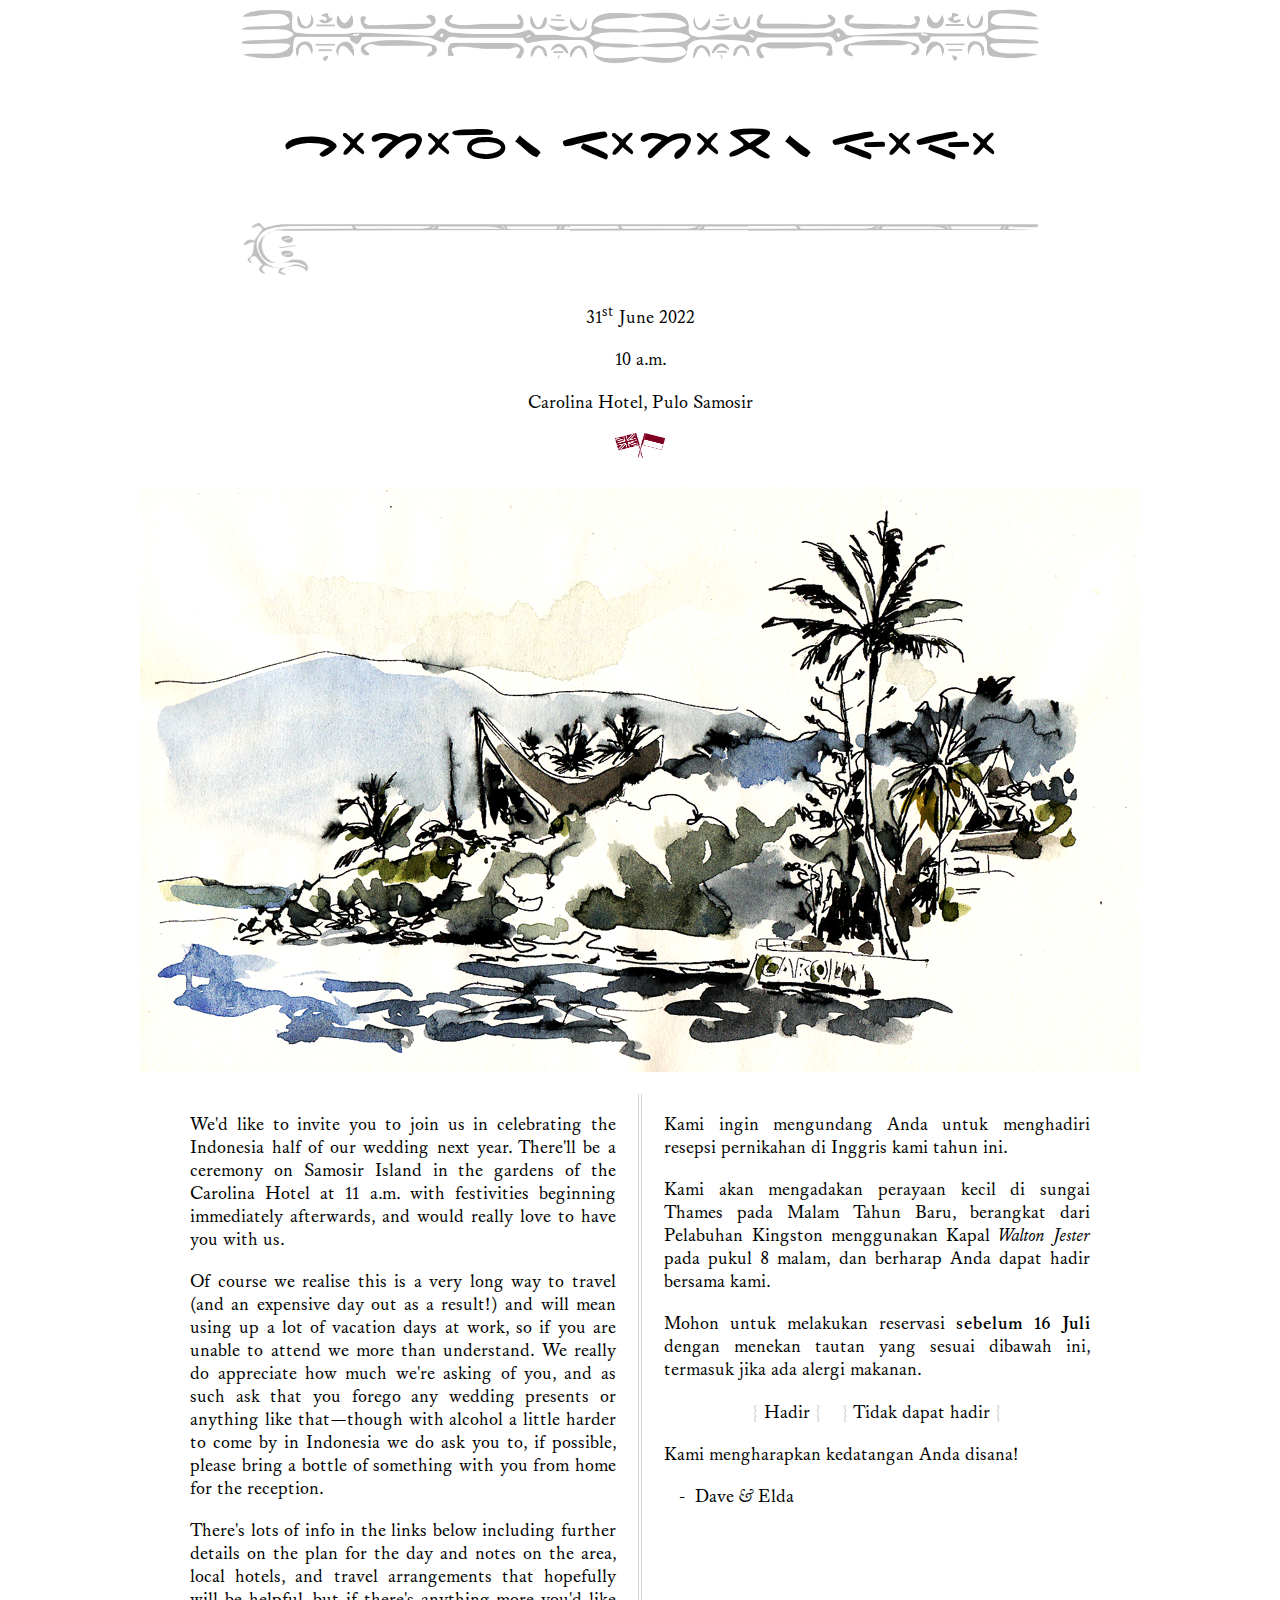
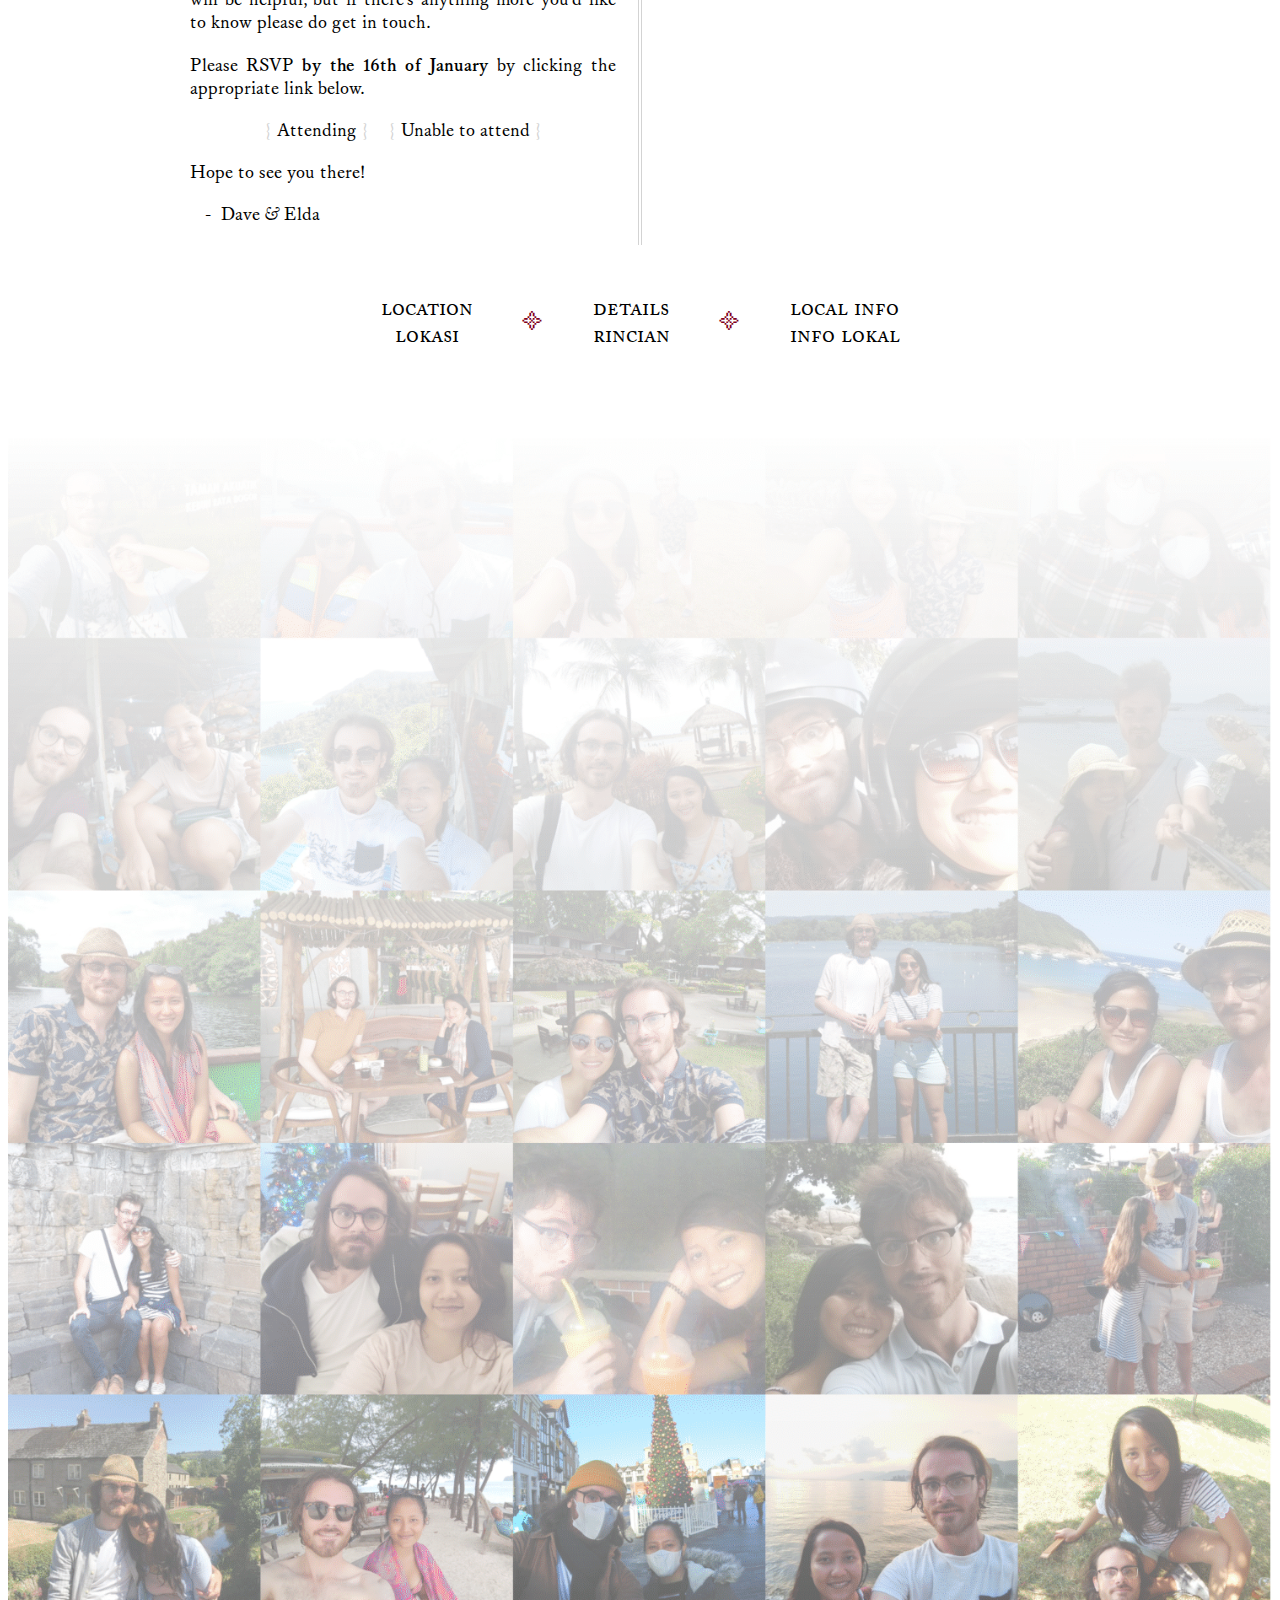
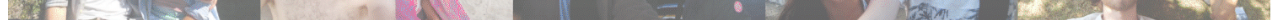
<file: index.html>
<!doctype html>

<html lang="en">
<head>
  <meta charset="utf-8">

  <title>Dave & Elda's Wedding</title>
  <meta name="description" content="Dave & Elda's Wedding">
  <meta name="Dave Yeeles" content="Dave Yeeles">

  <link rel="shortcut icon" href="favicon.png" />
  <link rel="stylesheet" href="style.css">

</head>

<body>

<img id="bindu-top" src="bindu-top.png">
<h1 id="heading">ᯎᯬᯂᯬᯉ᯲ ᯑᯬᯂᯬᯖ᯲ ᯐᯬᯐᯬ</h1>
<!--<p id="heading-translate">gokhon dohot jou-jou</p>-->
<img id="bindu-bottom" src="bindu-bottom.png">

<div class="datetime">
	<p>31<sup>st</sup> June 2022</p>
	<p>10 a.m.</p>
	<p>Carolina Hotel, Pulo Samosir</p>
        <p><img style="width: 50px; height: 25px;" src="flags.png"></p>
	<!-- <p style="color: #800020;">᯼</p> -->
</div>

<div id="sketch-carolina"></div>

<table class="invite">
<tr>
<td class="invite-td" style="border-right: 1px solid #d3d3d3;">
<p>We'd like to invite you to join us in celebrating the Indonesia half of our wedding next year.  There'll be a ceremony on Samosir Island in the gardens of the Carolina Hotel at 11 a.m. with festivities beginning immediately afterwards, and would really love to have you with us.</p>
<p>Of course we realise this is a very long way to travel (and an expensive day out as a result!) and will mean using up a lot of vacation days at work, so if you are unable to attend we more than understand.  We really do appreciate how much we're asking of you, and as such ask that you forego any wedding presents or anything like that—though with alcohol a little harder to come by in Indonesia we do ask you to, if possible, please bring a bottle of something with you from home for the reception.</p>
<p>There's lots of info in the links below including further details on the plan for the day and notes on the area, local hotels, and travel arrangements that hopefully will be helpful, but if there's anything more you'd like to know please do get in touch.</p>
<p>Please RSVP <strong>by the 16th of January</strong> by clicking the appropriate link below.</p>
<div class="selector-text">
      { <a href="mailto:dave@yeel.es?subject=Wedding%20Reception:%20Yes&body=Yes%20I'll%20be%20able%20to%20attend!%0AName(s):%0ADietary%20requirements:">
        Attending
      </a> }
        &nbsp;&nbsp;
      { <a href="mailto:dave@yeel.es?subject=Wedding%20Reception:%20No&body=Sorry,%20I%20won't%20be%20able%20to%20make%20it.">
        Unable to attend
      </a> }
</div>
<p>Hope to see you there!</p>
<p>&#8197;&#8197;&#8197;-&#8197;&#8197;Dave <i>&</i> Elda</p>
</td>
<td class="invite-td" style="border-left: 1px solid #d3d3d3;">
<p>Kami ingin mengundang Anda untuk menghadiri resepsi pernikahan di Inggris kami tahun ini.</p>
<p>Kami akan mengadakan perayaan kecil di sungai Thames pada Malam Tahun Baru, berangkat dari Pelabuhan Kingston menggunakan Kapal <em>Walton Jester</em> pada pukul 8 malam, dan berharap Anda dapat hadir bersama kami.</p>
<p>Mohon untuk melakukan reservasi <strong>sebelum 16 Juli</strong> dengan menekan tautan yang sesuai dibawah ini, termasuk jika ada alergi makanan.</p>
<div class="selector-text">
      { <a href="mailto:dave@yeel.es?subject=Wedding%20Reception:%20Yes&body=Yes%20I'll%20be%20able%20to%20attend!%0AName(s):%0ADietary%20requirements:">
        Hadir
      </a> }
        &nbsp;&nbsp;
      { <a href="mailto:dave@yeel.es?subject=Wedding%20Reception:%20No&body=Sorry,%20I%20won't%20be%20able%20to%20make%20it.">
        Tidak dapat hadir
      </a> }
</div>
<p>Kami mengharapkan kedatangan Anda disana!</p>
<p>&#8197;&#8197;&#8197;-&#8197;&#8197;Dave <i>&</i> Elda</p>
</td>
</tr>
</table>

<div class="nav">
<table>
  <tr>
    <td>
      <a href="https://goo.gl/maps/G22W3Wxi65sfCLDg9">location<br>lokasi</a>
    </td>
    <td class="nav-sep">
      &#8197;&#8197;&#8197;&#8197;&#8197;&#8197;᯽&#8197;&#8197;&#8197;&#8197;&#8197;&#8197
    </td>
    <td>
      <!--<a href="details.html">details<br>rincian</a>-->
      <a href="details.html">details<br>rincian</a>
    </td>
    <td class="nav-sep">
      &#8197;&#8197;&#8197;&#8197;&#8197;&#8197;᯽&#8197;&#8197;&#8197;&#8197;&#8197;&#8197;
    </td>
    <td>
      <a href="local-info.html">local info<br>info lokal</a>
    </td>
  </tr>
</table>
</div>

<div id="spacer"></div>
<div id="collage"></div>

</body>
</html>
</file>
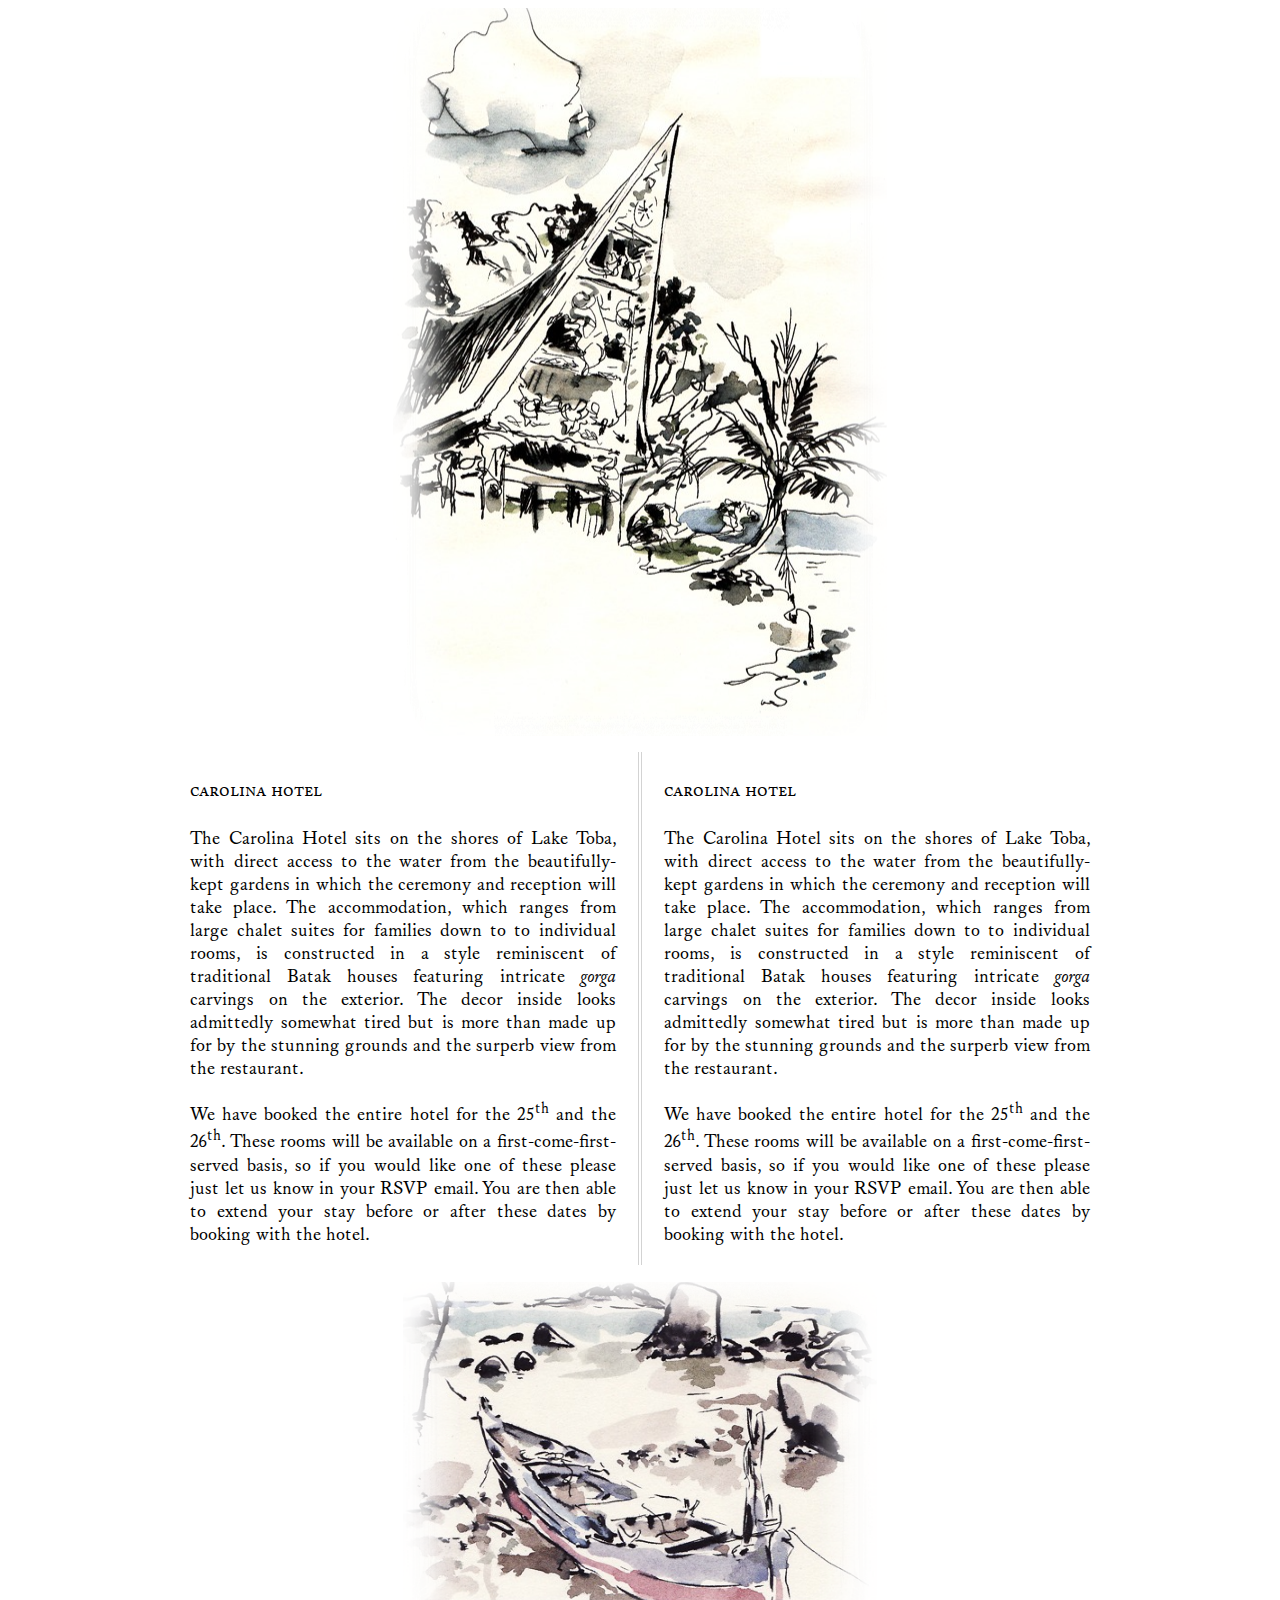
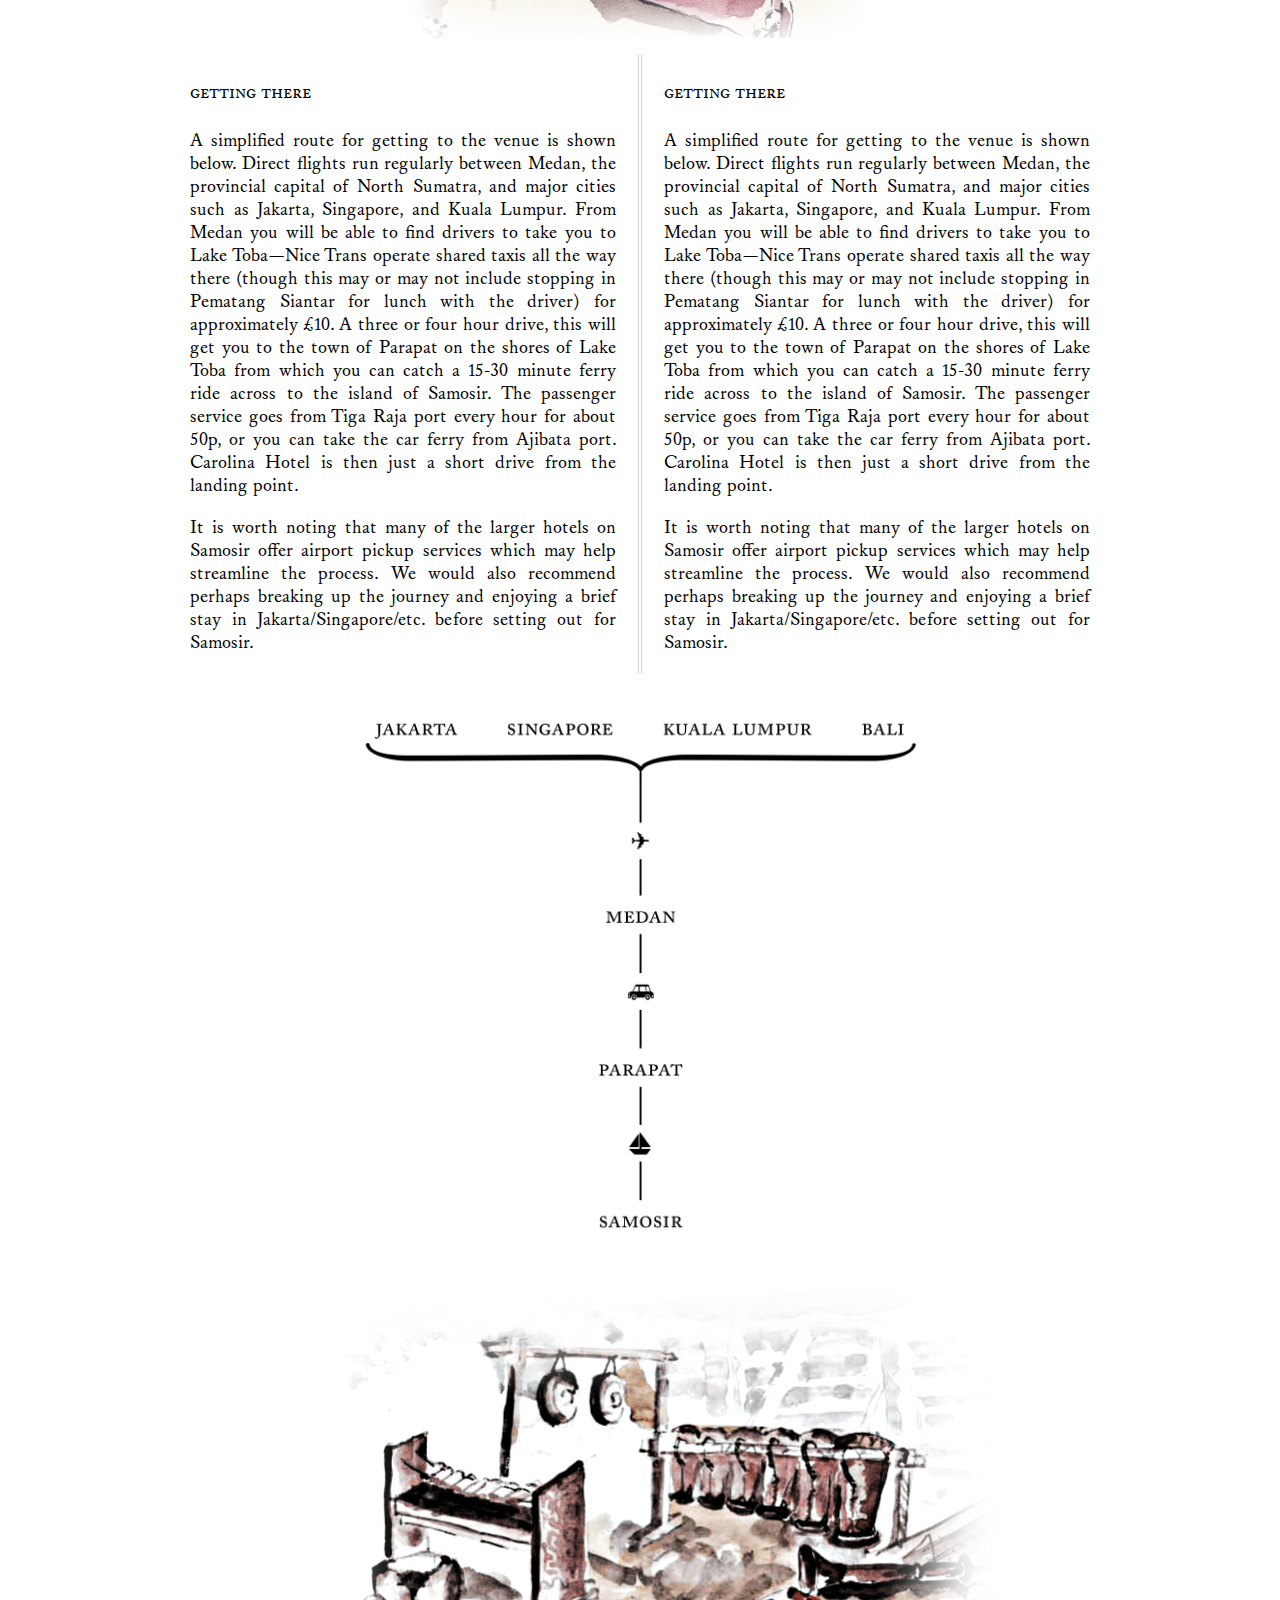
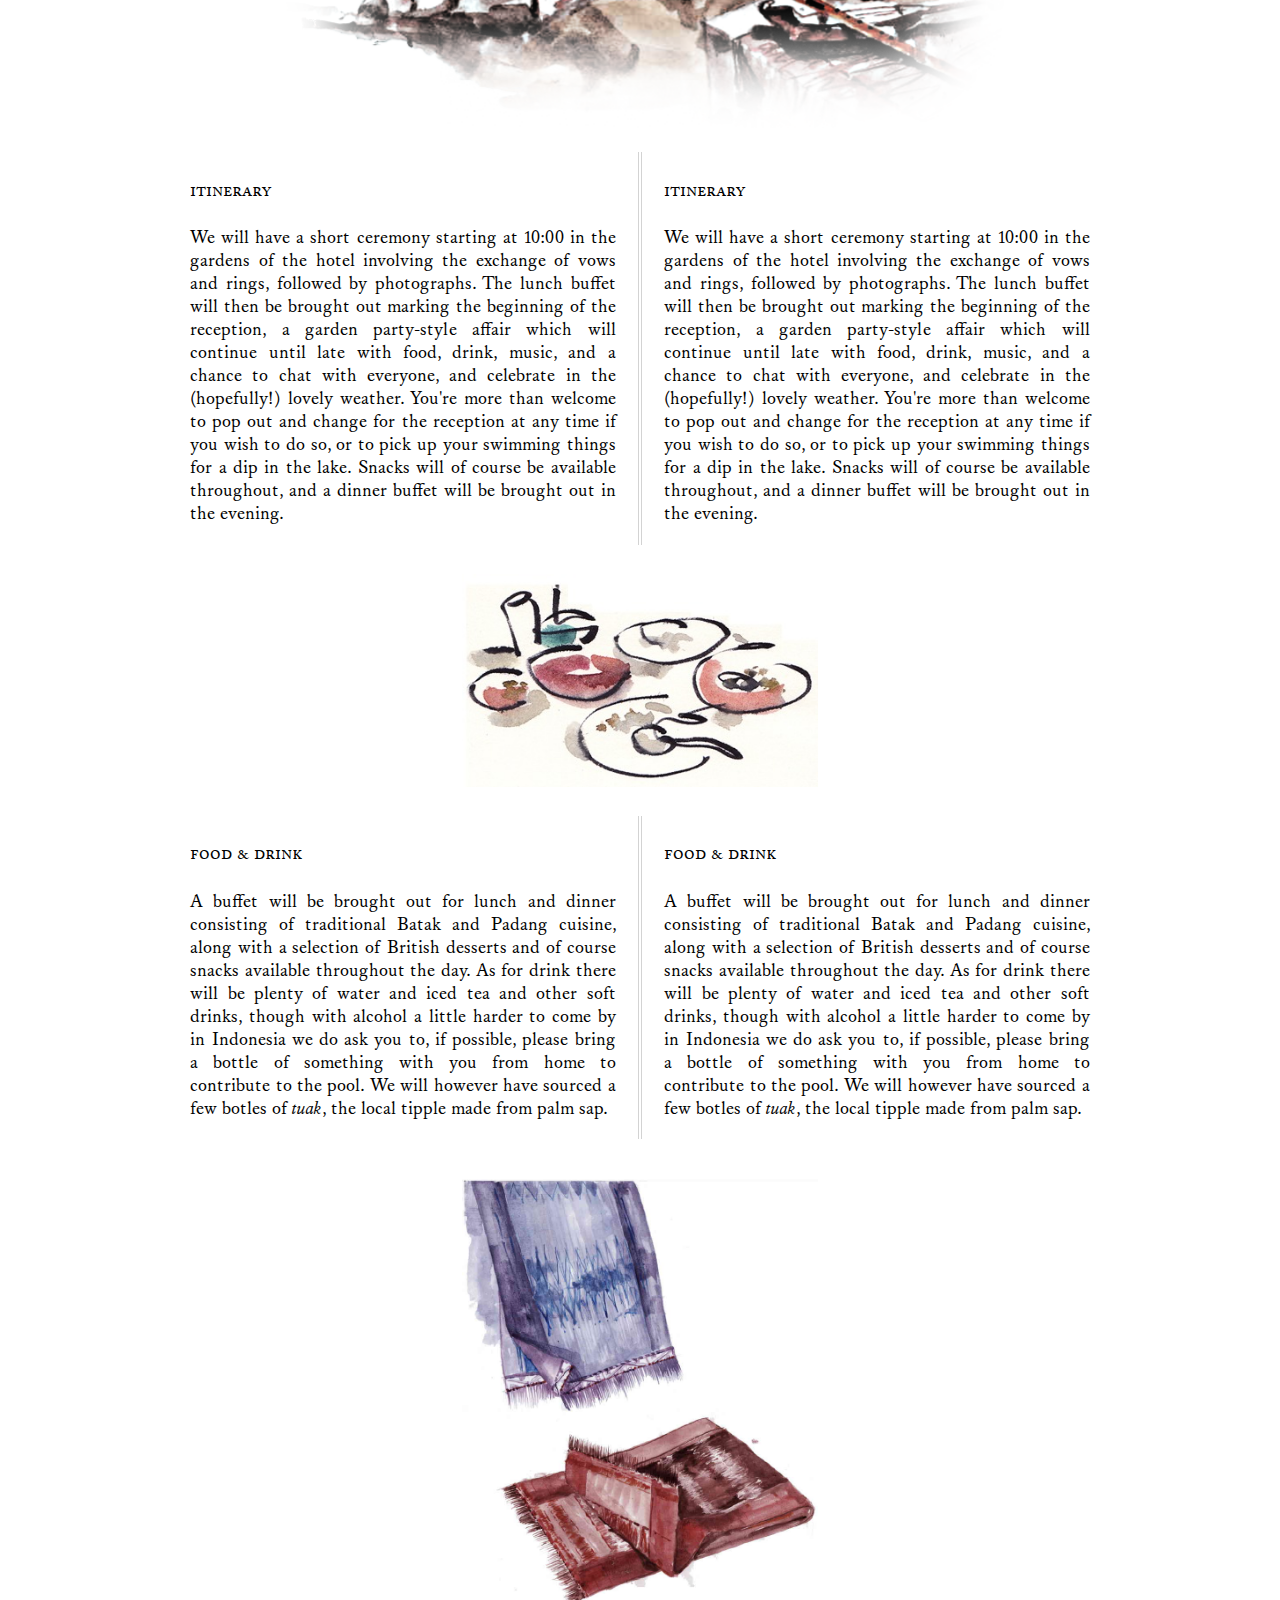
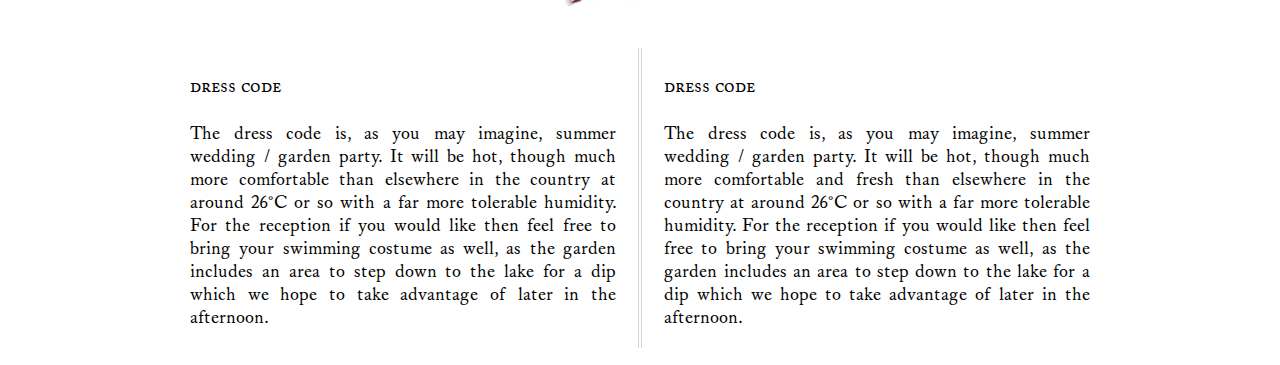
<file: details.html>
<!doctype html>

<html lang="en">
<head>
  <meta charset="utf-8">

  <title>Dave & Elda: Further Details</title>
  <meta name="description" content="Dave & Elda's Wedding Reception">
  <meta name="Dave Yeeles" content="Dave Yeeles">

  <link rel="shortcut icon" href="../favicon.png" />
  <link rel="stylesheet" href="./style.css">

</head>

<body>

<div id="sketch-gazebo"></div>

<table class="venue">
<tr>
<td style="border-right: 1px solid #d3d3d3;">
<h4>carolina hotel</h4>
<p>The Carolina Hotel sits on the shores of Lake Toba, with direct access to the water from the beautifully-kept gardens in which the ceremony and reception will take place.  The accommodation, which ranges from large chalet suites for families down to to individual rooms, is constructed in a style reminiscent of traditional Batak houses featuring intricate <i>gorga</i> carvings on the exterior. The decor inside looks admittedly somewhat tired but is more than made up for by the stunning grounds and the surperb view from the restaurant.</p>
<p>We have booked the entire hotel for the 25<sup>th</sup> and the 26<sup>th</sup>.  These rooms will be available on a first-come-first-served basis, so if you would like one of these please just let us know in your RSVP email.  You are then able to extend your stay before or after these dates by booking with the hotel.</p>
</td>
<td style="border-left: 1px solid #d3d3d3;">
<h4>carolina hotel</h4>
<p>The Carolina Hotel sits on the shores of Lake Toba, with direct access to the water from the beautifully-kept gardens in which the ceremony and reception will take place.  The accommodation, which ranges from large chalet suites for families down to to individual rooms, is constructed in a style reminiscent of traditional Batak houses featuring intricate <i>gorga</i> carvings on the exterior. The decor inside looks admittedly somewhat tired but is more than made up for by the stunning grounds and the surperb view from the restaurant.</p>
<p>We have booked the entire hotel for the 25<sup>th</sup> and the 26<sup>th</sup>.  These rooms will be available on a first-come-first-served basis, so if you would like one of these please just let us know in your RSVP email.  You are then able to extend your stay before or after these dates by booking with the hotel.</p>
</td>
</tr>
</table>






<div id="sketch-boat3"></div>

<table class="venue">
<tr>
<td style="border-right: 1px solid #d3d3d3;">
<h4>getting there</h4>
<p>A simplified route for getting to the venue is shown below.  Direct flights run regularly between Medan, the provincial capital of North Sumatra, and major cities such as Jakarta, Singapore, and Kuala Lumpur. From Medan you will be able to find  drivers to take you to Lake Toba—Nice Trans operate shared taxis all the way there (though this may or may not include stopping in Pematang Siantar for lunch with the driver) for approximately £10.  A three or four hour drive, this will get you to the town of Parapat on the shores of Lake Toba from which you can catch a 15-30 minute ferry ride across to the island of Samosir. The passenger service goes from Tiga Raja port every hour for about 50p, or you can take the car ferry from Ajibata port.  Carolina Hotel is then just a short drive from the landing point.</p>
<p>It is worth noting that many of the larger hotels on Samosir offer airport pickup services which may help streamline the process.  We would also recommend perhaps breaking up the journey and enjoying a brief stay in Jakarta/Singapore/etc. before setting out for Samosir.</p>
</td>
<td style="border-left: 1px solid #d3d3d3;">
<h4>getting there</h4>
<p>A simplified route for getting to the venue is shown below.  Direct flights run regularly between Medan, the provincial capital of North Sumatra, and major cities such as Jakarta, Singapore, and Kuala Lumpur. From Medan you will be able to find  drivers to take you to Lake Toba—Nice Trans operate shared taxis all the way there (though this may or may not include stopping in Pematang Siantar for lunch with the driver) for approximately £10.  A three or four hour drive, this will get you to the town of Parapat on the shores of Lake Toba from which you can catch a 15-30 minute ferry ride across to the island of Samosir. The passenger service goes from Tiga Raja port every hour for about 50p, or you can take the car ferry from Ajibata port.  Carolina Hotel is then just a short drive from the landing point.</p>
<p>It is worth noting that many of the larger hotels on Samosir offer airport pickup services which may help streamline the process.  We would also recommend perhaps breaking up the journey and enjoying a brief stay in Jakarta/Singapore/etc. before setting out for Samosir.</p>
</td>
</tr>
</table>




<div id="route-in"></div>
<div id="sketch-music"></div>


<table class="venue">
<tr>
<td style="border-right: 1px solid #d3d3d3;">
<h4>itinerary</h4>
<p>We will have a short ceremony starting at 10:00 in the gardens of the hotel involving the exchange of vows and rings, followed by photographs. The lunch buffet will then be brought out marking the beginning of the reception, a garden party-style affair which will continue until late with food, drink, music, and a chance to chat with everyone, and celebrate in the (hopefully!) lovely weather.  You're more than welcome to pop out and change for the reception at any time if you wish to do so, or to pick up your swimming things for a dip in the lake.  Snacks will of course be available throughout, and a dinner buffet will be brought out in the evening.</p>
</td>
<td style="border-left: 1px solid #d3d3d3;">
<h4>itinerary</h4>
<p>We will have a short ceremony starting at 10:00 in the gardens of the hotel involving the exchange of vows and rings, followed by photographs. The lunch buffet will then be brought out marking the beginning of the reception, a garden party-style affair which will continue until late with food, drink, music, and a chance to chat with everyone, and celebrate in the (hopefully!) lovely weather.  You're more than welcome to pop out and change for the reception at any time if you wish to do so, or to pick up your swimming things for a dip in the lake.  Snacks will of course be available throughout, and a dinner buffet will be brought out in the evening.</p>
</td>
</tr>
</table>





<div id="sketch-food"></div>

<table class="venue">
<tr>
<td style="border-right: 1px solid #d3d3d3;">
<h4>food & drink</h4>
<p>A buffet will be brought out for lunch and dinner consisting of traditional Batak and Padang cuisine, along with a selection of British desserts and of course snacks available throughout the day.  As for drink there will be plenty of water and iced tea and other soft drinks, though with alcohol a little harder to come by in Indonesia we do ask you to, if possible, please bring a bottle of something with you from home to contribute to the pool.  We will however have sourced a few botles of <i>tuak</i>, the local tipple made from palm sap.</p>
</td>
<td style="border-left: 1px solid #d3d3d3;">
<h4>food & drink</h4>
<p>A buffet will be brought out for lunch and dinner consisting of traditional Batak and Padang cuisine, along with a selection of British desserts and of course snacks available throughout the day.  As for drink there will be plenty of water and iced tea and other soft drinks, though with alcohol a little harder to come by in Indonesia we do ask you to, if possible, please bring a bottle of something with you from home to contribute to the pool.  We will however have sourced a few botles of <i>tuak</i>, the local tipple made from palm sap.</p>
</td>
</tr>
</table>







<div id="sketch-ulos"></div>

<table class="venue">
<tr>
<td style="border-right: 1px solid #d3d3d3;">
<h4>dress code</h4>
<p>The dress code is, as you may imagine, summer wedding / garden party. It will be hot, though much more comfortable than elsewhere in the country at around 26°C or so with a far more tolerable humidity. For the reception if you would like then feel free to bring your swimming costume as well, as the garden includes an area to step down to the lake for a dip which we hope to take advantage of later in the afternoon.</p>
</td>
<td style="border-left: 1px solid #d3d3d3;">
<h4>dress code</h4>
<p>The dress code is, as you may imagine, summer wedding / garden party. It will be hot, though much more comfortable and fresh than elsewhere in the country at around 26°C or so with a far more tolerable humidity. For the reception if you would like then feel free to bring your swimming costume as well, as the garden includes an area to step down to the lake for a dip which we hope to take advantage of later in the afternoon.</p>
</td>
</tr>
</table>




</body>
</html>
</file>
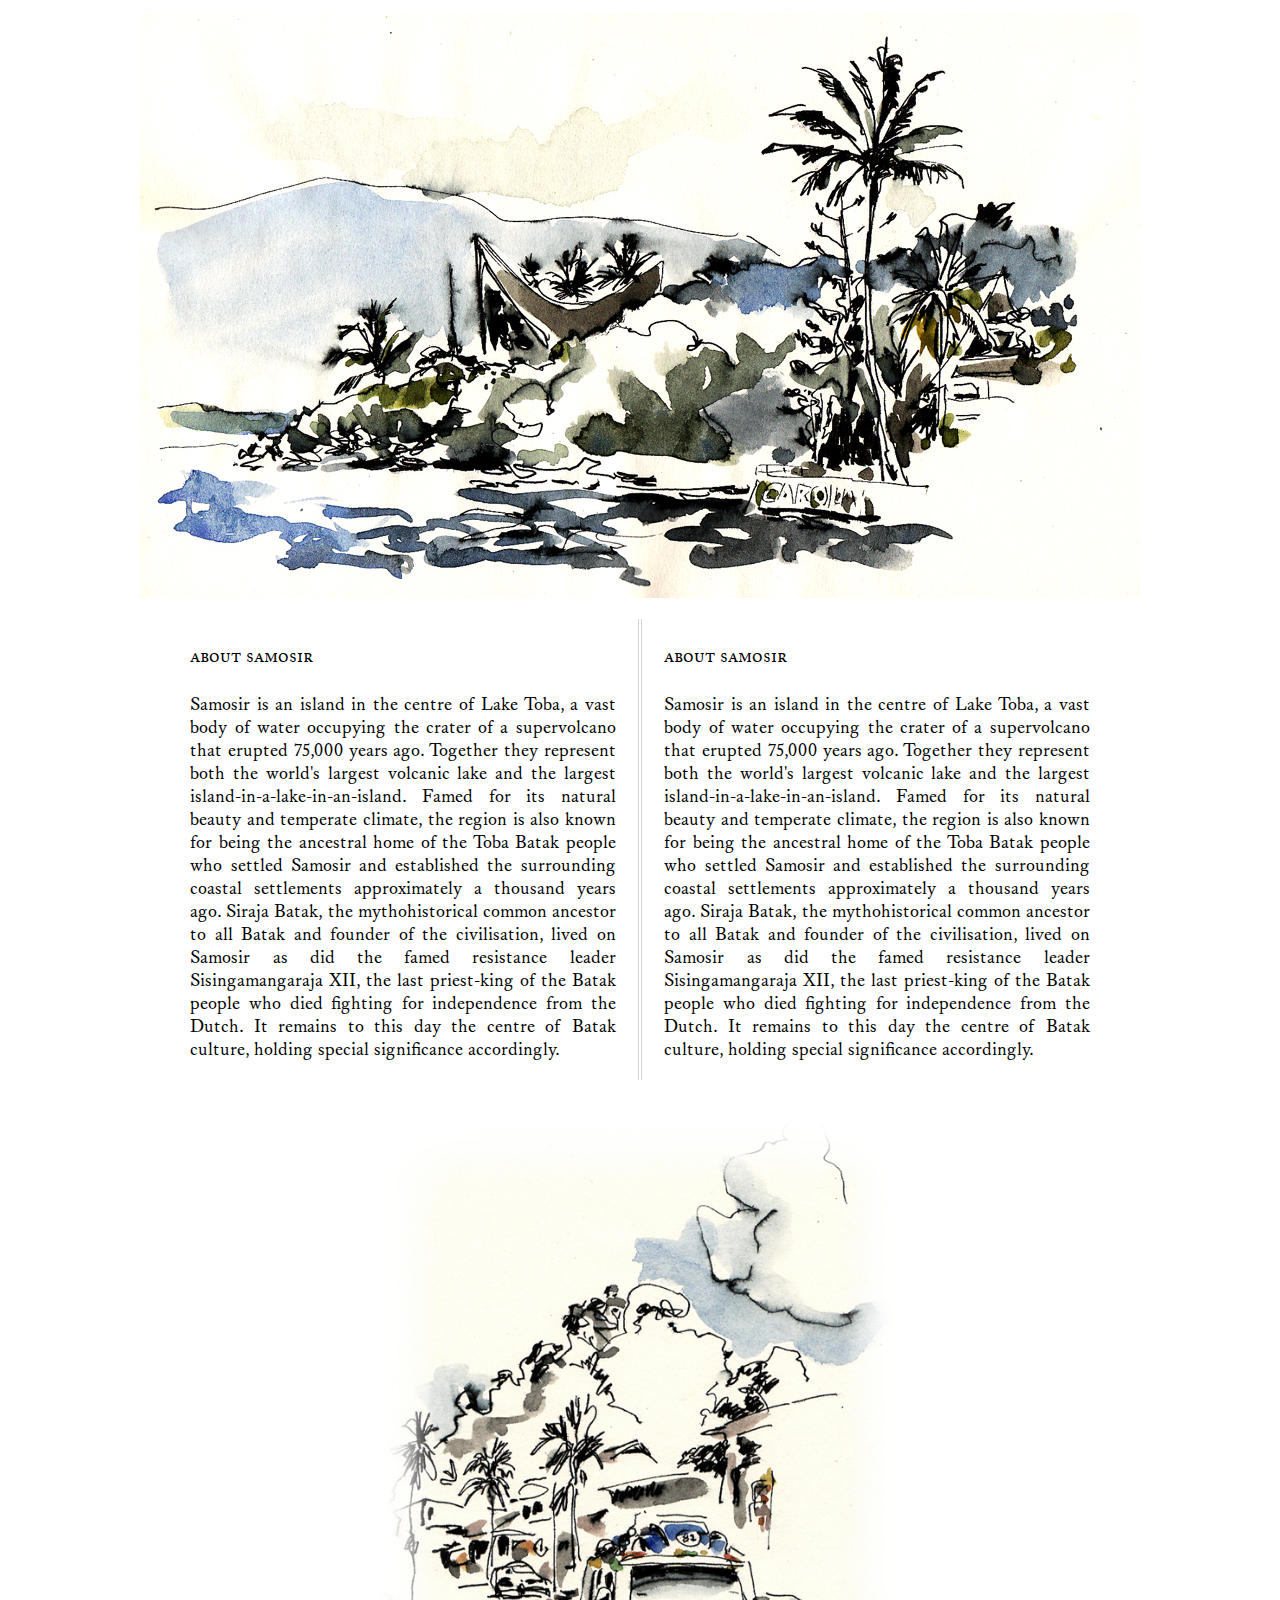
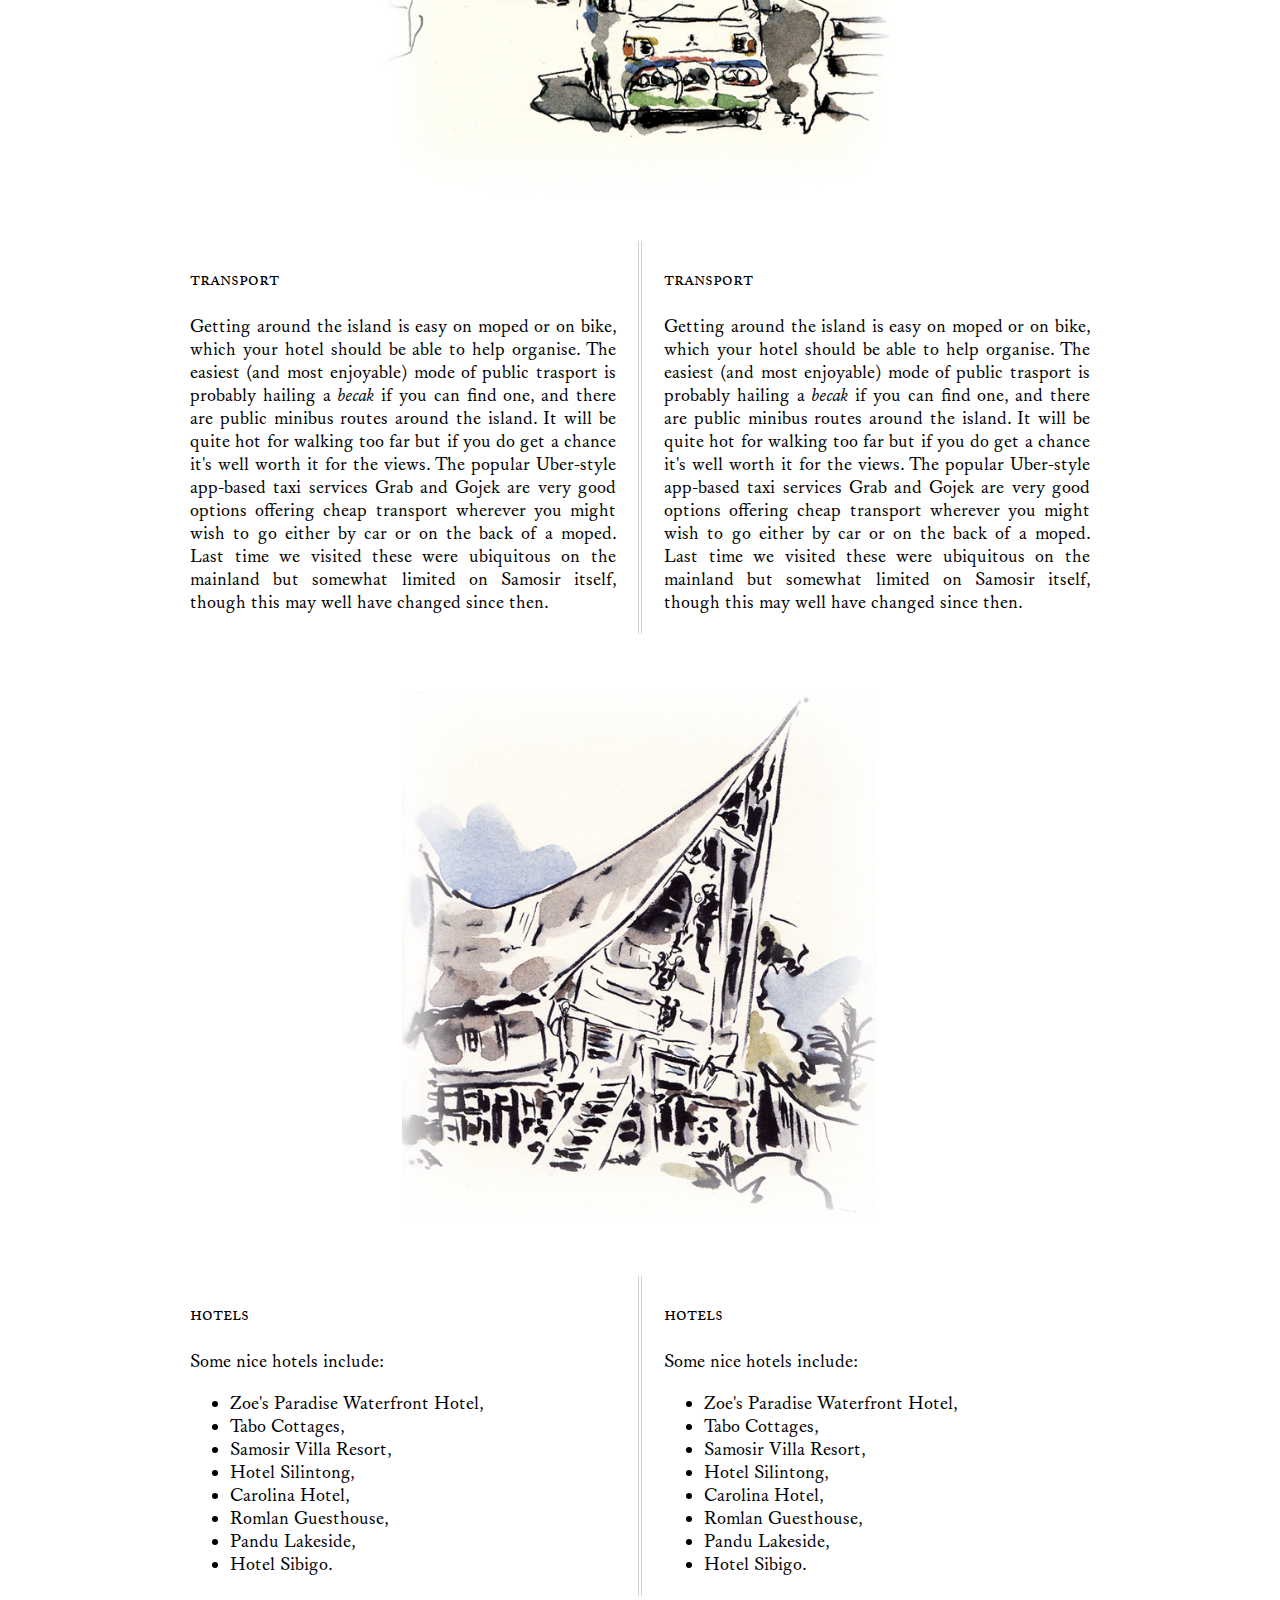
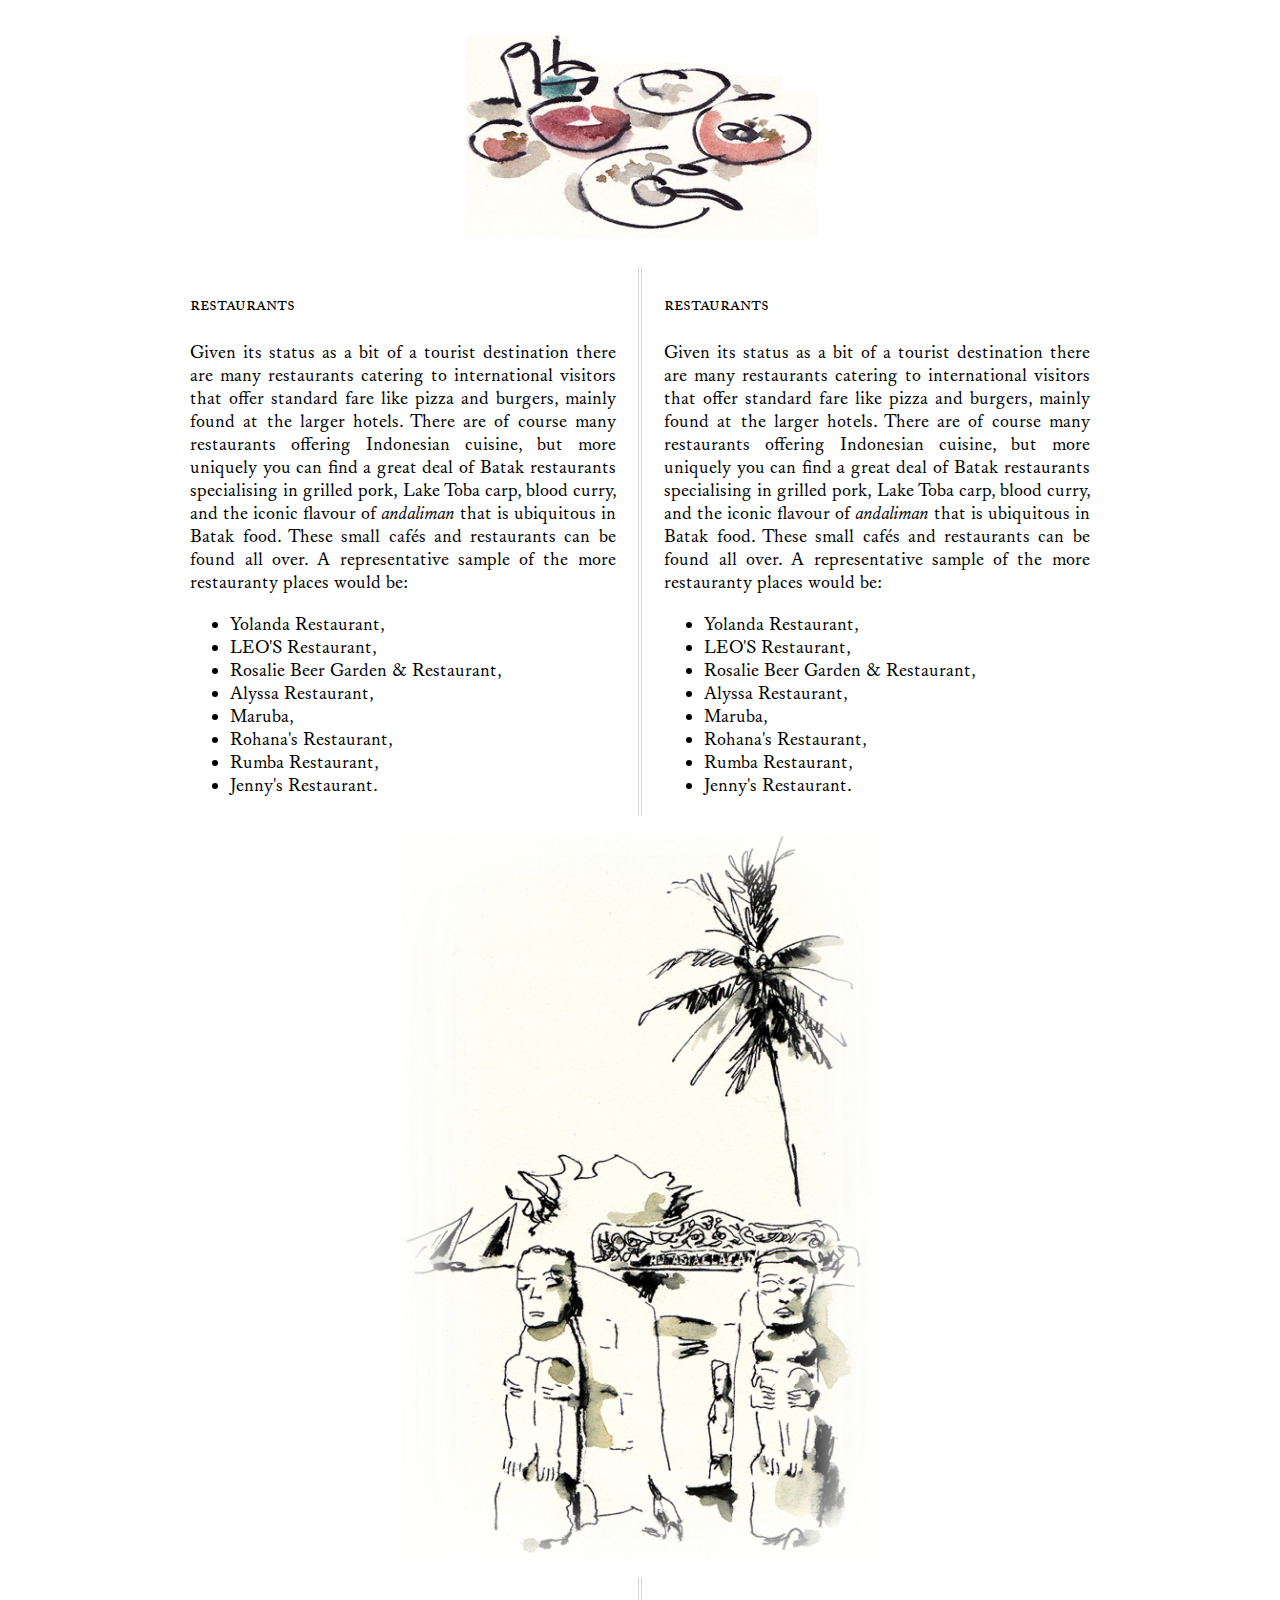
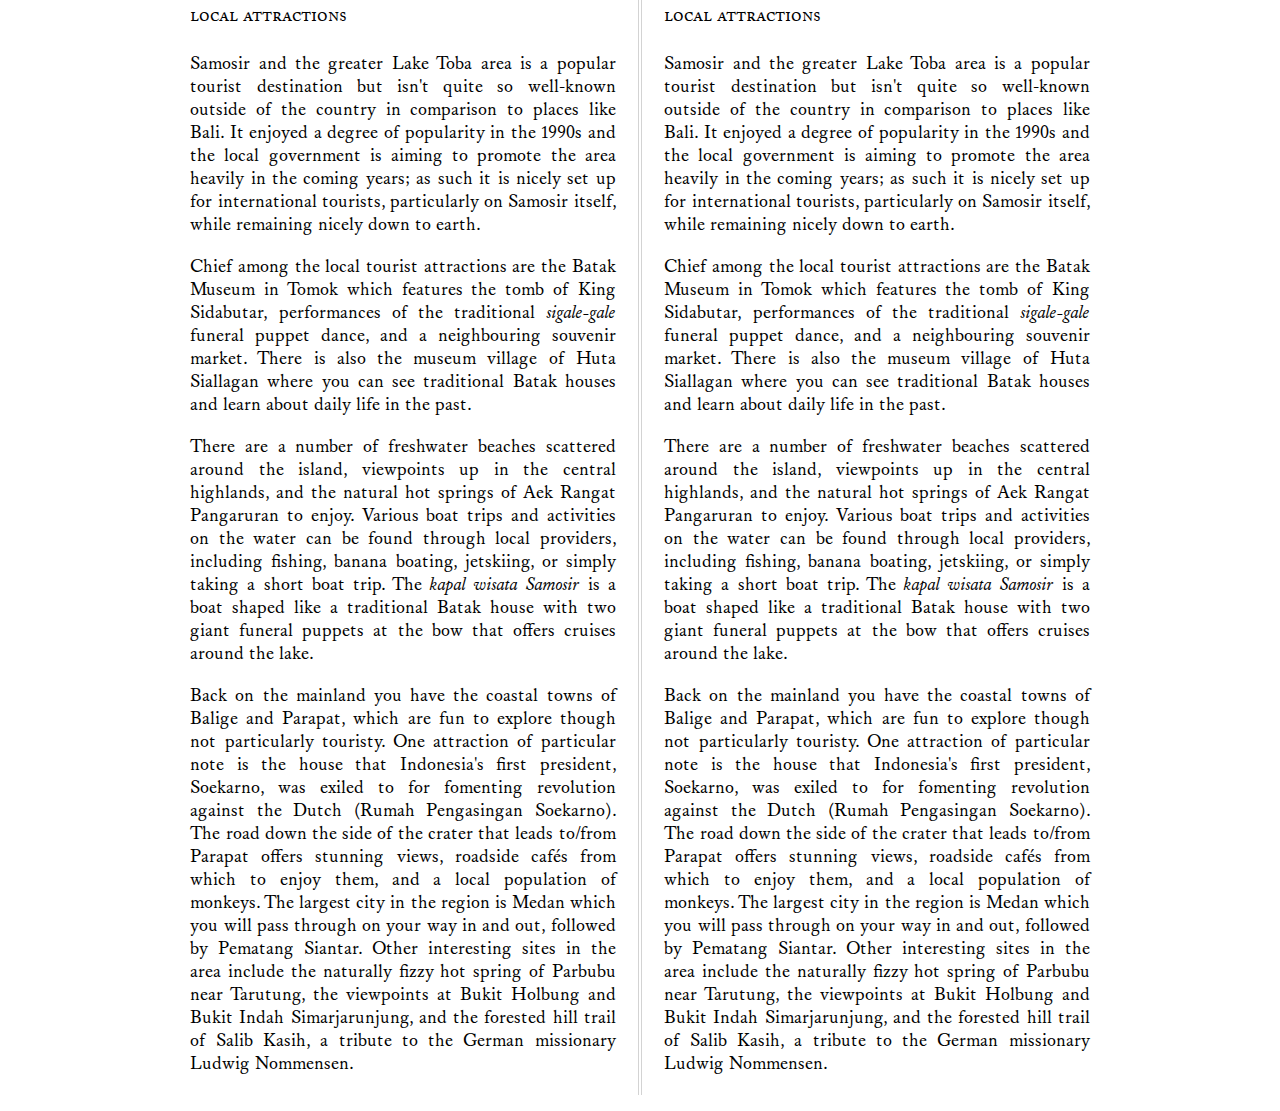
<file: local-info.html>
<!doctype html>

<html lang="en">
<head>
  <meta charset="utf-8">

  <title>Dave & Elda: Local Information</title>
  <meta name="description" content="Dave & Elda's Wedding Reception">
  <meta name="Dave Yeeles" content="Dave Yeeles">

  <link rel="shortcut icon" href="../favicon.png" />
  <link rel="stylesheet" href="./style.css">

</head>

<body>

<div id="sketch-carolina"></div>

<table class="venue">
<tr>
<td style="border-right: 1px solid #d3d3d3;">
<h4>about samosir</h4>
<p>Samosir is an island in the centre of Lake Toba, a vast body of water occupying the crater of a supervolcano that erupted 75,000 years ago. Together they represent both the world's largest volcanic lake and the largest island-in-a-lake-in-an-island. Famed for its natural beauty and temperate climate, the region is also known for being the ancestral home of the Toba Batak people who settled Samosir and established the surrounding coastal settlements approximately a thousand years ago. Siraja Batak, the mythohistorical common ancestor to all Batak and founder of the civilisation, lived on Samosir as did the famed resistance leader Sisingamangaraja XII, the last priest-king of the Batak people who died fighting for independence from the Dutch. It remains to this day the centre of Batak culture, holding special significance accordingly.</p>
</td>
<td style="border-left: 1px solid #d3d3d3;">
<h4>about samosir</h4>
<p>Samosir is an island in the centre of Lake Toba, a vast body of water occupying the crater of a supervolcano that erupted 75,000 years ago. Together they represent both the world's largest volcanic lake and the largest island-in-a-lake-in-an-island. Famed for its natural beauty and temperate climate, the region is also known for being the ancestral home of the Toba Batak people who settled Samosir and established the surrounding coastal settlements approximately a thousand years ago. Siraja Batak, the mythohistorical common ancestor to all Batak and founder of the civilisation, lived on Samosir as did the famed resistance leader Sisingamangaraja XII, the last priest-king of the Batak people who died fighting for independence from the Dutch. It remains to this day the centre of Batak culture, holding special significance accordingly.</p>
</td>
</tr>
</table>






<div id="sketch-bus"></div>

<table class="venue">
<tr>
<td style="border-right: 1px solid #d3d3d3;">
<h4>transport</h4>
<p>Getting around the island is easy on moped or on bike, which your hotel should be able to help organise. The easiest (and most enjoyable) mode of public trasport is probably hailing a <i>becak</i> if you can find one, and there are public minibus routes around the island. It will be quite hot for walking too far but if you do get a chance it's well worth it for the views. The popular Uber-style app-based taxi services Grab and Gojek are very good options offering cheap transport wherever you might wish to go either by car or on the back of a moped.  Last time we visited these were ubiquitous on the mainland but somewhat limited on Samosir itself, though this may well have changed since then.</p>
</td>
<td style="border-left: 1px solid #d3d3d3;">
<h4>transport</h4>
<p>Getting around the island is easy on moped or on bike, which your hotel should be able to help organise. The easiest (and most enjoyable) mode of public trasport is probably hailing a <i>becak</i> if you can find one, and there are public minibus routes around the island. It will be quite hot for walking too far but if you do get a chance it's well worth it for the views. The popular Uber-style app-based taxi services Grab and Gojek are very good options offering cheap transport wherever you might wish to go either by car or on the back of a moped.  Last time we visited these were ubiquitous on the mainland but somewhat limited on Samosir itself, though this may well have changed since then.</p>
</td>
</tr>
</table>



<div id="sketch-house"></div>

<table class="venue">
<tr>
<td style="border-right: 1px solid #d3d3d3;">
<h4>hotels</h4>
<p>Some nice hotels include:
  <ul>
    <li>Zoe's Paradise Waterfront Hotel,</li>
    <li>Tabo Cottages,</li>
    <li>Samosir Villa Resort,</li>
    <li>Hotel Silintong,</li>
    <li>Carolina Hotel,</li>
    <li>Romlan Guesthouse,</li>
    <li>Pandu Lakeside,</li>
    <li>Hotel Sibigo.</li>
  </ul>
</p>
</td>
<td style="border-left: 1px solid #d3d3d3;">
<h4>hotels</h4>
<p>Some nice hotels include:
  <ul>
    <li>Zoe's Paradise Waterfront Hotel,</li>
    <li>Tabo Cottages,</li>
    <li>Samosir Villa Resort,</li>
    <li>Hotel Silintong,</li>
    <li>Carolina Hotel,</li>
    <li>Romlan Guesthouse,</li>
    <li>Pandu Lakeside,</li>
    <li>Hotel Sibigo.</li>
  </ul>
</p>
</td>
</tr>
</table>





<div id="sketch-food"></div>

<table class="venue">
<tr>
<td style="border-right: 1px solid #d3d3d3;">
<h4>restaurants</h4>
<p>Given its status as a bit of a tourist destination there are many restaurants catering to international visitors that offer standard fare like pizza and burgers, mainly found at the larger hotels. There are of course many restaurants offering Indonesian cuisine, but more uniquely you can find a great deal of Batak restaurants specialising in grilled pork, Lake Toba carp, blood curry, and the iconic flavour of <i>andaliman</i> that is ubiquitous in Batak food.  These small cafés and restaurants can be found all over.  A representative sample of the more restauranty places would be:
  <ul>
    <li>Yolanda Restaurant,</li>
    <li>LEO'S Restaurant,</li>
    <li>Rosalie Beer Garden & Restaurant,</li>
    <li>Alyssa Restaurant,</li>
    <li>Maruba,</li>
    <li>Rohana's Restaurant,</li>
    <li>Rumba Restaurant,</li>
    <li>Jenny's Restaurant.</li>
  </ul>
</p>
</td>
<td style="border-left: 1px solid #d3d3d3;">
<h4>restaurants</h4>
<p>Given its status as a bit of a tourist destination there are many restaurants catering to international visitors that offer standard fare like pizza and burgers, mainly found at the larger hotels. There are of course many restaurants offering Indonesian cuisine, but more uniquely you can find a great deal of Batak restaurants specialising in grilled pork, Lake Toba carp, blood curry, and the iconic flavour of <i>andaliman</i> that is ubiquitous in Batak food.  These small cafés and restaurants can be found all over.  A representative sample of the more restauranty places would be:
  <ul>
    <li>Yolanda Restaurant,</li>
    <li>LEO'S Restaurant,</li>
    <li>Rosalie Beer Garden & Restaurant,</li>
    <li>Alyssa Restaurant,</li>
    <li>Maruba,</li>
    <li>Rohana's Restaurant,</li>
    <li>Rumba Restaurant,</li>
    <li>Jenny's Restaurant.</li>
  </ul>
</p>
</td>
</tr>
</table>


<div id="sketch-statues"></div>

<table class="venue">
<tr>
<td style="border-right: 1px solid #d3d3d3;">
<h4>local attractions</h4>
<p>Samosir and the greater Lake Toba area is a popular tourist destination but isn't quite so well-known outside of the country in comparison to places like Bali. It enjoyed a degree of popularity in the 1990s and the local government is aiming to promote the area heavily in the coming years; as such it is nicely set up for international tourists, particularly on Samosir itself, while remaining nicely down to earth.</p>
<p>Chief among the local tourist attractions are the Batak Museum in Tomok which features the tomb of King Sidabutar, performances of the traditional <i>sigale-gale</i> funeral puppet dance, and a neighbouring souvenir market. There is also the museum village of Huta Siallagan where you can see traditional Batak houses and learn about daily life in the past.
<p>There are a number of freshwater beaches scattered around the island, viewpoints up in the central highlands, and the natural hot springs of Aek Rangat Pangaruran to enjoy.  Various boat trips and activities on the water can be found through local providers, including fishing, banana boating, jetskiing, or simply taking a short boat trip.  The <i>kapal wisata Samosir</i> is a boat shaped like a traditional Batak house with two giant funeral puppets at the bow that offers cruises around the lake.</p>
<p>Back on the mainland you have the coastal towns of Balige and Parapat, which are fun to explore though not particularly touristy.  One attraction of particular note is the house that Indonesia's first president, Soekarno, was exiled to for fomenting revolution against the Dutch (Rumah Pengasingan Soekarno).  The road down the side of the crater that leads to/from Parapat offers stunning views, roadside cafés from which to enjoy them, and a local population of monkeys. The largest city in the region is Medan which you will pass through on your way in and out, followed by Pematang Siantar.  Other interesting sites in the area include the naturally fizzy hot spring of Parbubu near Tarutung, the viewpoints at Bukit Holbung and Bukit Indah Simarjarunjung, and the forested hill trail of Salib Kasih, a tribute to the German missionary Ludwig Nommensen.</p>
</td>
<td style="border-left: 1px solid #d3d3d3;">
<h4>local attractions</h4>
<p>Samosir and the greater Lake Toba area is a popular tourist destination but isn't quite so well-known outside of the country in comparison to places like Bali. It enjoyed a degree of popularity in the 1990s and the local government is aiming to promote the area heavily in the coming years; as such it is nicely set up for international tourists, particularly on Samosir itself, while remaining nicely down to earth.</p>
<p>Chief among the local tourist attractions are the Batak Museum in Tomok which features the tomb of King Sidabutar, performances of the traditional <i>sigale-gale</i> funeral puppet dance, and a neighbouring souvenir market. There is also the museum village of Huta Siallagan where you can see traditional Batak houses and learn about daily life in the past.
<p>There are a number of freshwater beaches scattered around the island, viewpoints up in the central highlands, and the natural hot springs of Aek Rangat Pangaruran to enjoy.  Various boat trips and activities on the water can be found through local providers, including fishing, banana boating, jetskiing, or simply taking a short boat trip.  The <i>kapal wisata Samosir</i> is a boat shaped like a traditional Batak house with two giant funeral puppets at the bow that offers cruises around the lake.</p>
<p>Back on the mainland you have the coastal towns of Balige and Parapat, which are fun to explore though not particularly touristy.  One attraction of particular note is the house that Indonesia's first president, Soekarno, was exiled to for fomenting revolution against the Dutch (Rumah Pengasingan Soekarno).  The road down the side of the crater that leads to/from Parapat offers stunning views, roadside cafés from which to enjoy them, and a local population of monkeys. The largest city in the region is Medan which you will pass through on your way in and out, followed by Pematang Siantar.  Other interesting sites in the area include the naturally fizzy hot spring of Parbubu near Tarutung, the viewpoints at Bukit Holbung and Bukit Indah Simarjarunjung, and the forested hill trail of Salib Kasih, a tribute to the German missionary Ludwig Nommensen.</p>
</td>
</tr>
</table>

</div>



</body>
</html>
</file>
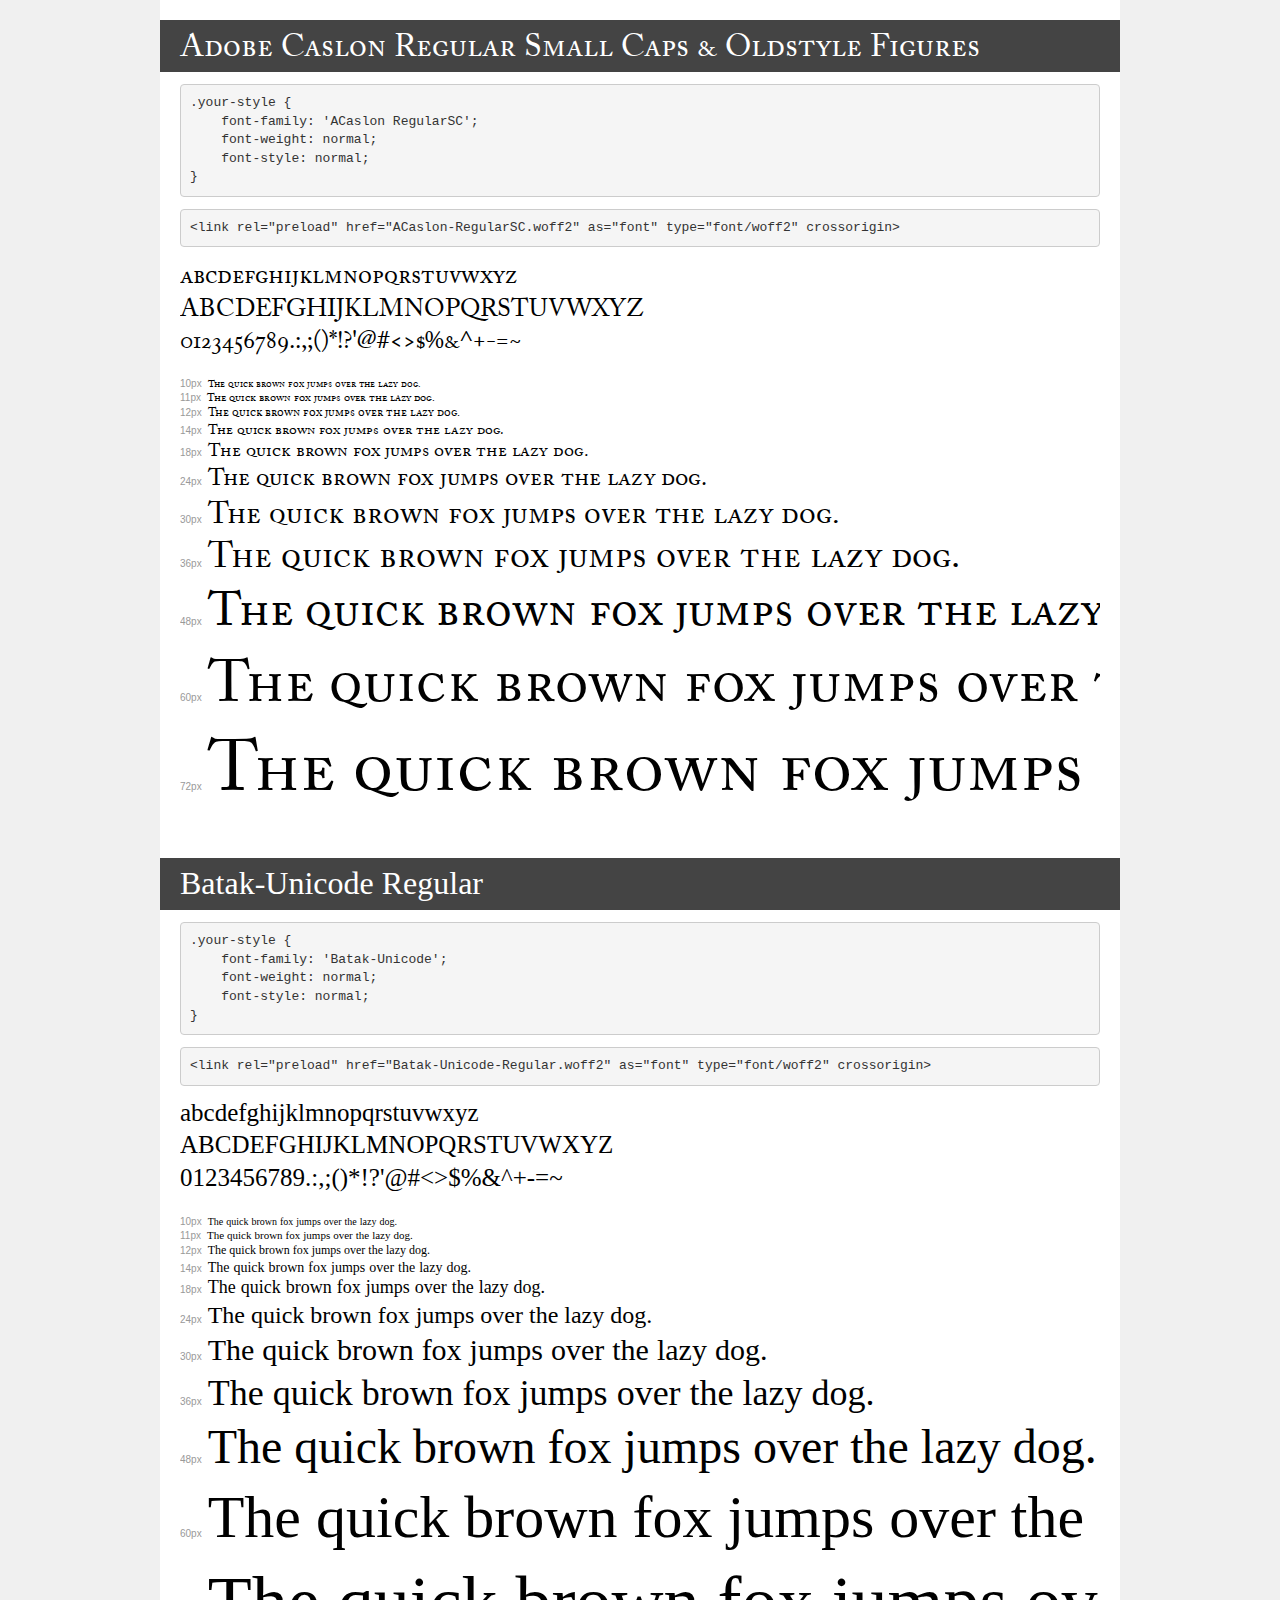
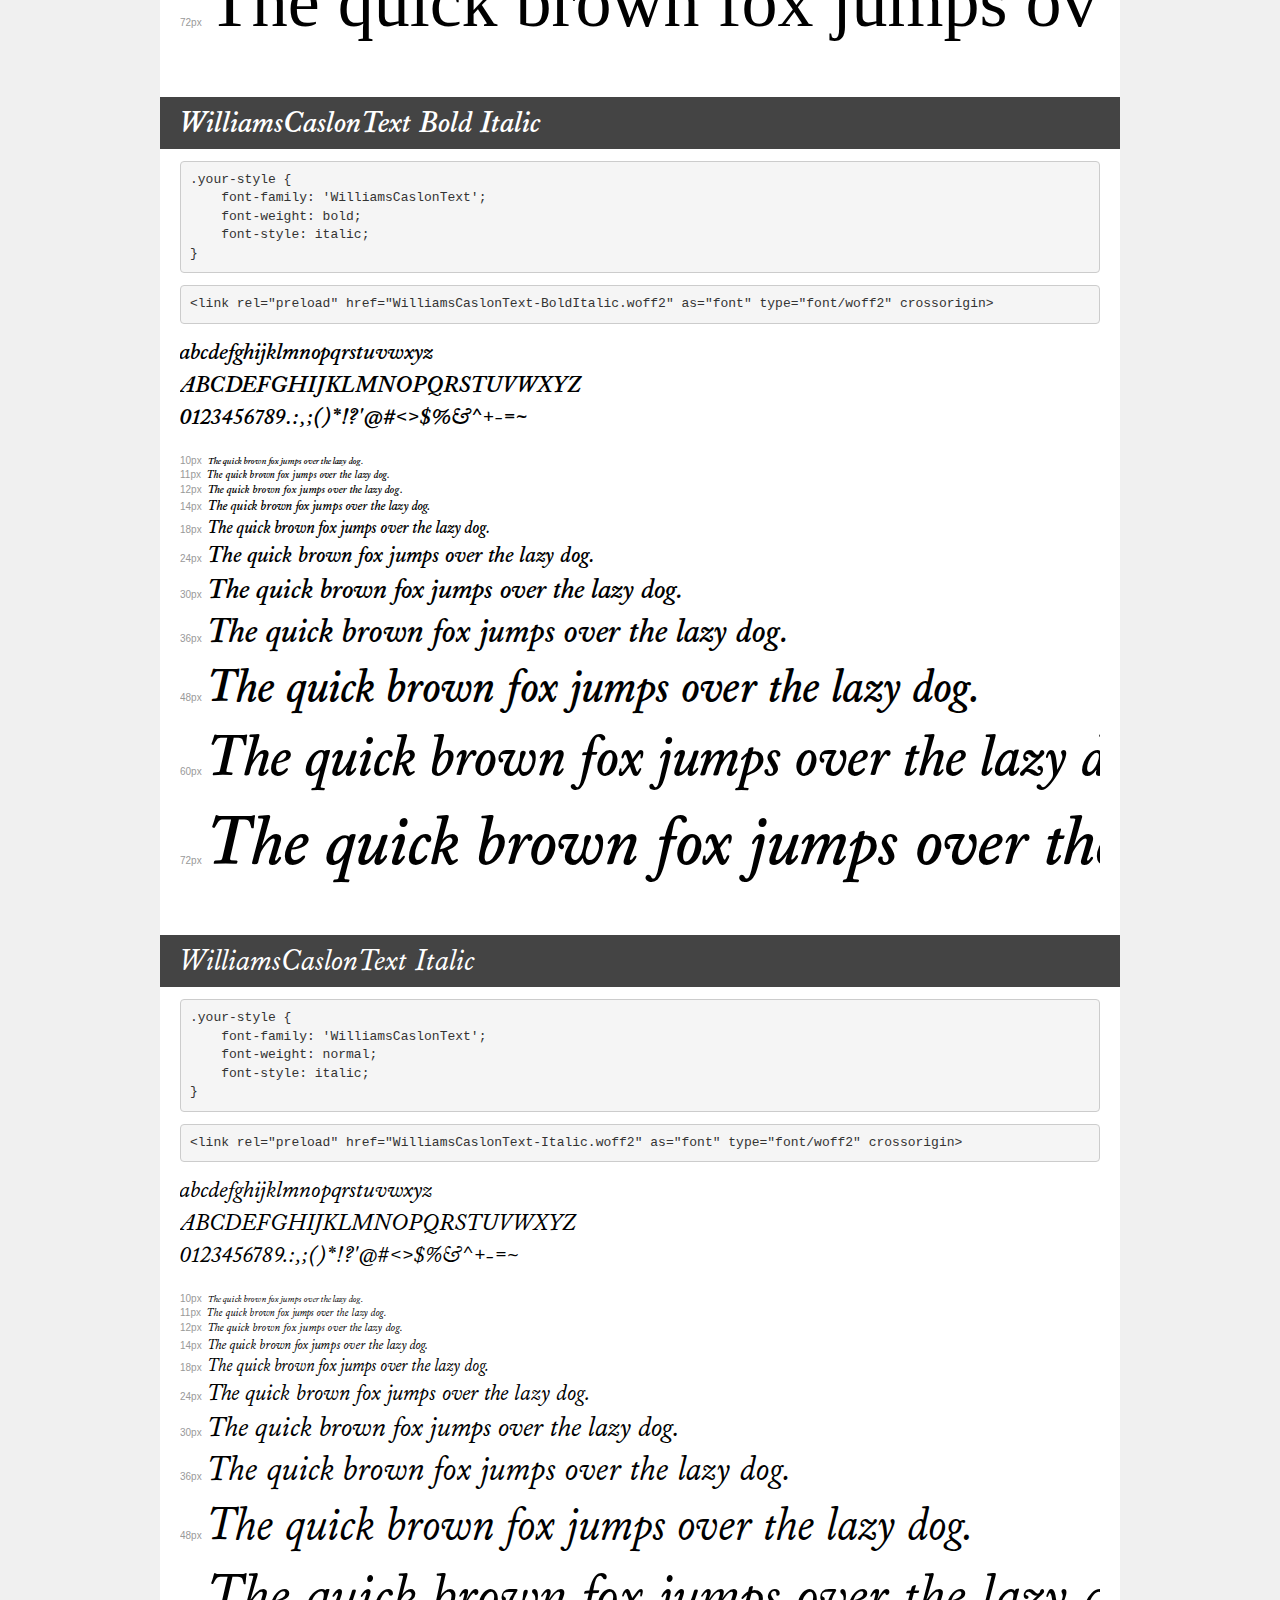
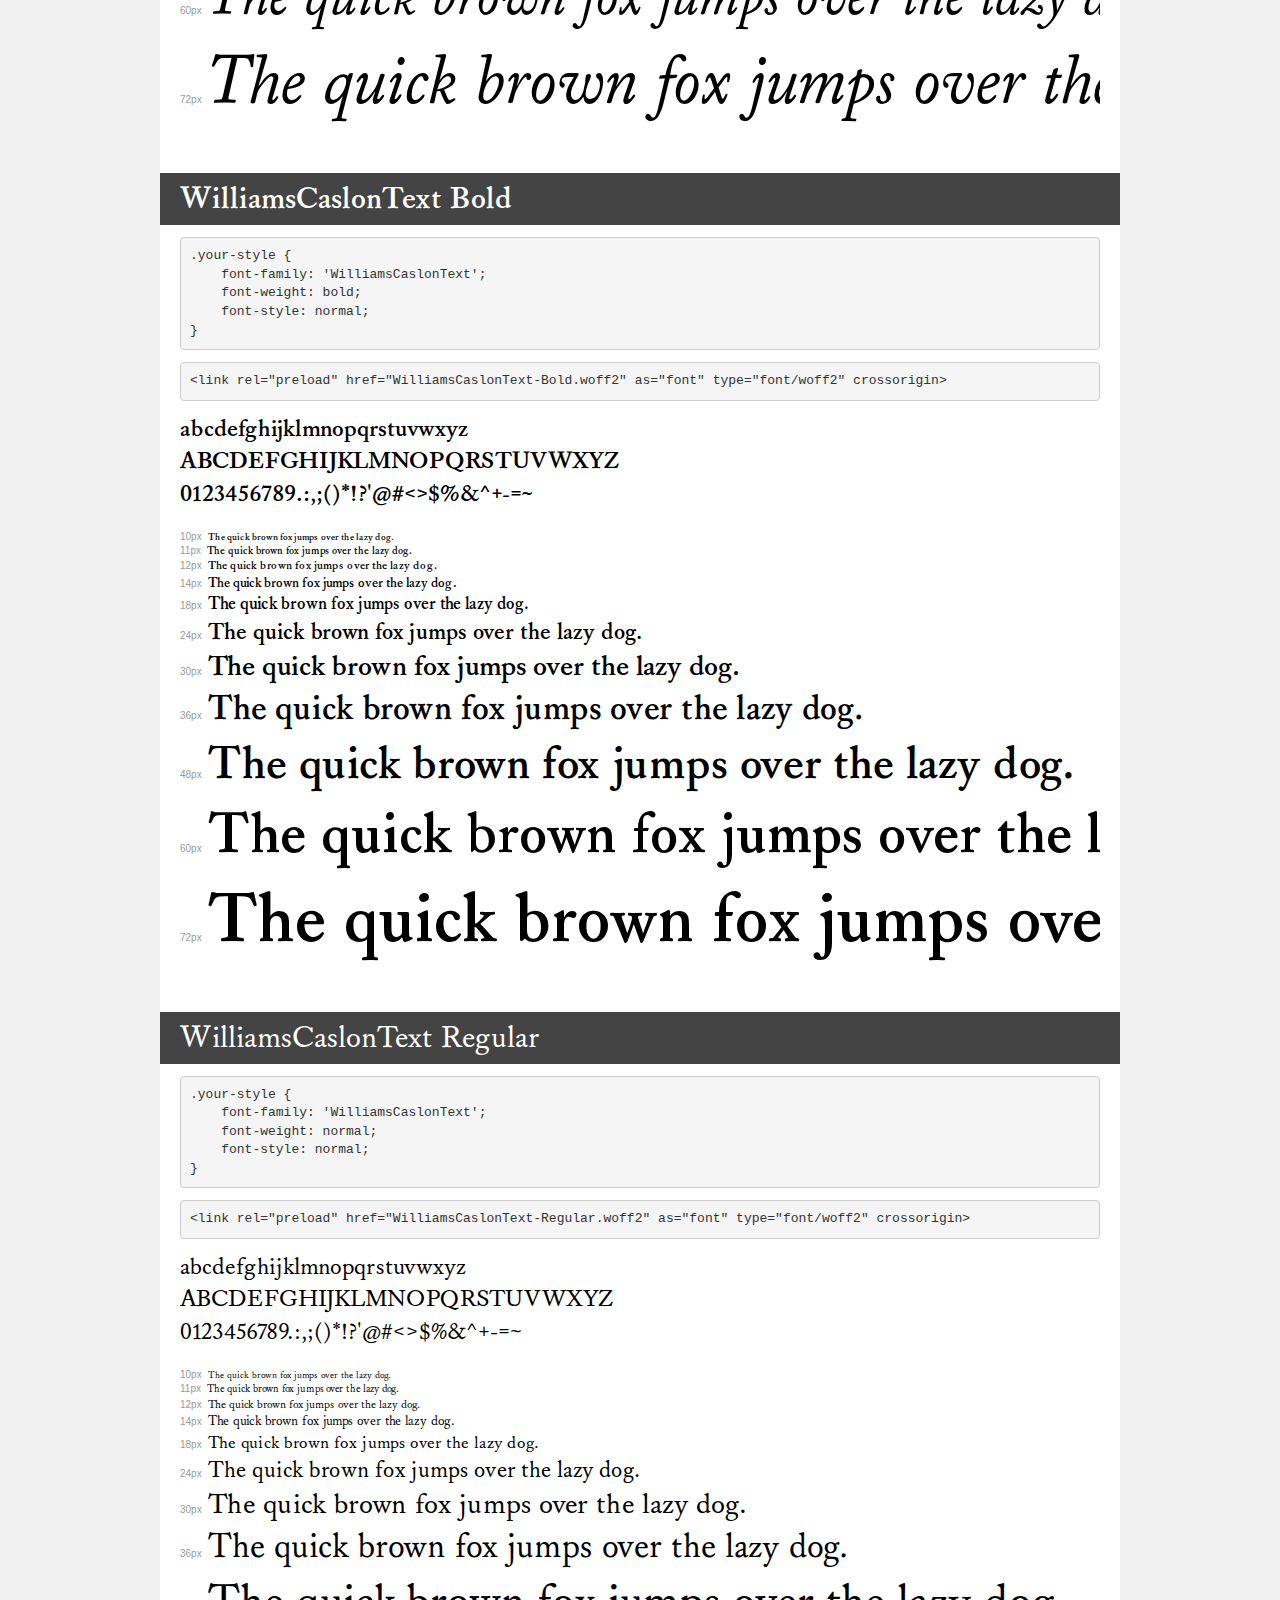
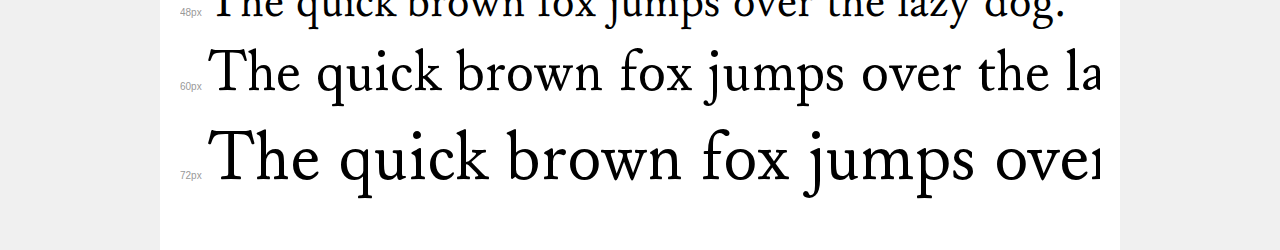
<file: font/demo.html>
<!DOCTYPE html>
<html lang="en">
<head>
    <meta charset="utf-8">
    <meta http-equiv="X-UA-Compatible" content="IE=edge">
    <meta name="viewport" content="width=device-width, initial-scale=1">
    <meta name="robots" content="noindex, noarchive">
    <meta name="format-detection" content="telephone=no">
    <title>Transfonter demo</title>
    <link href="stylesheet.css" rel="stylesheet">
    <style>
        /*
        http://meyerweb.com/eric/tools/css/reset/
        v2.0 | 20110126
        License: none (public domain)
        */
        html, body, div, span, applet, object, iframe,
        h1, h2, h3, h4, h5, h6, p, blockquote, pre,
        a, abbr, acronym, address, big, cite, code,
        del, dfn, em, img, ins, kbd, q, s, samp,
        small, strike, strong, sub, sup, tt, var,
        b, u, i, center,
        dl, dt, dd, ol, ul, li,
        fieldset, form, label, legend,
        table, caption, tbody, tfoot, thead, tr, th, td,
        article, aside, canvas, details, embed,
        figure, figcaption, footer, header, hgroup,
        menu, nav, output, ruby, section, summary,
        time, mark, audio, video {
            margin: 0;
            padding: 0;
            border: 0;
            font-size: 100%;
            font: inherit;
            vertical-align: baseline;
        }
        /* HTML5 display-role reset for older browsers */
        article, aside, details, figcaption, figure,
        footer, header, hgroup, menu, nav, section {
            display: block;
        }
        body {
            line-height: 1;
        }
        ol, ul {
            list-style: none;
        }
        blockquote, q {
            quotes: none;
        }
        blockquote:before, blockquote:after,
        q:before, q:after {
            content: '';
            content: none;
        }
        table {
            border-collapse: collapse;
            border-spacing: 0;
        }
        /* demo styles */
        body {
            background: #f0f0f0;
            color: #000;
        }
        .page {
            background: #fff;
            width: 920px;
            margin: 0 auto;
            padding: 20px 20px 0 20px;
            overflow: hidden;
        }
        .font-container {
            overflow-x: auto;
            overflow-y: hidden;
            margin-bottom: 40px;
            line-height: 1.3;
            white-space: nowrap;
            padding-bottom: 5px;
        }
        h1 {
            position: relative;
            background: #444;
            font-size: 32px;
            color: #fff;
            padding: 10px 20px;
            margin: 0 -20px 12px -20px;
        }
        .letters {
            font-size: 25px;
            margin-bottom: 20px;
        }
        .s10:before {
            content: '10px';
        }
        .s11:before {
            content: '11px';
        }
        .s12:before {
            content: '12px';
        }
        .s14:before {
            content: '14px';
        }
        .s18:before {
            content: '18px';
        }
        .s24:before {
            content: '24px';
        }
        .s30:before {
            content: '30px';
        }
        .s36:before {
            content: '36px';
        }
        .s48:before {
            content: '48px';
        }
        .s60:before {
            content: '60px';
        }
        .s72:before {
            content: '72px';
        }
        .s10:before, .s11:before, .s12:before, .s14:before,
        .s18:before, .s24:before, .s30:before, .s36:before,
        .s48:before, .s60:before, .s72:before {
            font-family: Arial, sans-serif;
            font-size: 10px;
            font-weight: normal;
            font-style: normal;
            color: #999;
            padding-right: 6px;
        }
        pre {
            display: block;
            padding: 9px;
            margin: 0 0 12px;
            font-family: Monaco, Menlo, Consolas, "Courier New", monospace;
            font-size: 13px;
            line-height: 1.428571429;
            color: #333;
            font-weight: normal;
            font-style: normal;
            background-color: #f5f5f5;
            border: 1px solid #ccc;
            overflow-x: auto;
            border-radius: 4px;
        }
        /* responsive */
        @media (max-width: 959px) {
            .page {
                width: auto;
                margin: 0;
            }
        }
    </style>
</head>
<body>
<div class="page">
    <div class="demo">
        <h1 style="font-family: 'ACaslon RegularSC'; font-weight: normal; font-style: normal;">Adobe Caslon Regular Small Caps & Oldstyle Figures</h1>
        <pre title="Usage">.your-style {
    font-family: 'ACaslon RegularSC';
    font-weight: normal;
    font-style: normal;
}</pre>
        <pre title="Preload (optional)">
&lt;link rel=&quot;preload&quot; href=&quot;ACaslon-RegularSC.woff2&quot; as=&quot;font&quot; type=&quot;font/woff2&quot; crossorigin&gt;</pre>
        <div class="font-container" style="font-family: 'ACaslon RegularSC'; font-weight: normal; font-style: normal;">
            <p class="letters">
                abcdefghijklmnopqrstuvwxyz<br>
ABCDEFGHIJKLMNOPQRSTUVWXYZ<br>
                0123456789.:,;()*!?'@#&lt;&gt;$%&^+-=~
            </p>
            <p class="s10" style="font-size: 10px;">The quick brown fox jumps over the lazy dog.</p>
            <p class="s11" style="font-size: 11px;">The quick brown fox jumps over the lazy dog.</p>
            <p class="s12" style="font-size: 12px;">The quick brown fox jumps over the lazy dog.</p>
            <p class="s14" style="font-size: 14px;">The quick brown fox jumps over the lazy dog.</p>
            <p class="s18" style="font-size: 18px;">The quick brown fox jumps over the lazy dog.</p>
            <p class="s24" style="font-size: 24px;">The quick brown fox jumps over the lazy dog.</p>
            <p class="s30" style="font-size: 30px;">The quick brown fox jumps over the lazy dog.</p>
            <p class="s36" style="font-size: 36px;">The quick brown fox jumps over the lazy dog.</p>
            <p class="s48" style="font-size: 48px;">The quick brown fox jumps over the lazy dog.</p>
            <p class="s60" style="font-size: 60px;">The quick brown fox jumps over the lazy dog.</p>
            <p class="s72" style="font-size: 72px;">The quick brown fox jumps over the lazy dog.</p>
        </div>
    </div>

    <div class="demo">
        <h1 style="font-family: 'Batak-Unicode'; font-weight: normal; font-style: normal;">Batak-Unicode Regular</h1>
        <pre title="Usage">.your-style {
    font-family: 'Batak-Unicode';
    font-weight: normal;
    font-style: normal;
}</pre>
        <pre title="Preload (optional)">
&lt;link rel=&quot;preload&quot; href=&quot;Batak-Unicode-Regular.woff2&quot; as=&quot;font&quot; type=&quot;font/woff2&quot; crossorigin&gt;</pre>
        <div class="font-container" style="font-family: 'Batak-Unicode'; font-weight: normal; font-style: normal;">
            <p class="letters">
                abcdefghijklmnopqrstuvwxyz<br>
ABCDEFGHIJKLMNOPQRSTUVWXYZ<br>
                0123456789.:,;()*!?'@#&lt;&gt;$%&^+-=~
            </p>
            <p class="s10" style="font-size: 10px;">The quick brown fox jumps over the lazy dog.</p>
            <p class="s11" style="font-size: 11px;">The quick brown fox jumps over the lazy dog.</p>
            <p class="s12" style="font-size: 12px;">The quick brown fox jumps over the lazy dog.</p>
            <p class="s14" style="font-size: 14px;">The quick brown fox jumps over the lazy dog.</p>
            <p class="s18" style="font-size: 18px;">The quick brown fox jumps over the lazy dog.</p>
            <p class="s24" style="font-size: 24px;">The quick brown fox jumps over the lazy dog.</p>
            <p class="s30" style="font-size: 30px;">The quick brown fox jumps over the lazy dog.</p>
            <p class="s36" style="font-size: 36px;">The quick brown fox jumps over the lazy dog.</p>
            <p class="s48" style="font-size: 48px;">The quick brown fox jumps over the lazy dog.</p>
            <p class="s60" style="font-size: 60px;">The quick brown fox jumps over the lazy dog.</p>
            <p class="s72" style="font-size: 72px;">The quick brown fox jumps over the lazy dog.</p>
        </div>
    </div>

    <div class="demo">
        <h1 style="font-family: 'WilliamsCaslonText'; font-weight: bold; font-style: italic;">WilliamsCaslonText Bold Italic</h1>
        <pre title="Usage">.your-style {
    font-family: 'WilliamsCaslonText';
    font-weight: bold;
    font-style: italic;
}</pre>
        <pre title="Preload (optional)">
&lt;link rel=&quot;preload&quot; href=&quot;WilliamsCaslonText-BoldItalic.woff2&quot; as=&quot;font&quot; type=&quot;font/woff2&quot; crossorigin&gt;</pre>
        <div class="font-container" style="font-family: 'WilliamsCaslonText'; font-weight: bold; font-style: italic;">
            <p class="letters">
                abcdefghijklmnopqrstuvwxyz<br>
ABCDEFGHIJKLMNOPQRSTUVWXYZ<br>
                0123456789.:,;()*!?'@#&lt;&gt;$%&^+-=~
            </p>
            <p class="s10" style="font-size: 10px;">The quick brown fox jumps over the lazy dog.</p>
            <p class="s11" style="font-size: 11px;">The quick brown fox jumps over the lazy dog.</p>
            <p class="s12" style="font-size: 12px;">The quick brown fox jumps over the lazy dog.</p>
            <p class="s14" style="font-size: 14px;">The quick brown fox jumps over the lazy dog.</p>
            <p class="s18" style="font-size: 18px;">The quick brown fox jumps over the lazy dog.</p>
            <p class="s24" style="font-size: 24px;">The quick brown fox jumps over the lazy dog.</p>
            <p class="s30" style="font-size: 30px;">The quick brown fox jumps over the lazy dog.</p>
            <p class="s36" style="font-size: 36px;">The quick brown fox jumps over the lazy dog.</p>
            <p class="s48" style="font-size: 48px;">The quick brown fox jumps over the lazy dog.</p>
            <p class="s60" style="font-size: 60px;">The quick brown fox jumps over the lazy dog.</p>
            <p class="s72" style="font-size: 72px;">The quick brown fox jumps over the lazy dog.</p>
        </div>
    </div>

    <div class="demo">
        <h1 style="font-family: 'WilliamsCaslonText'; font-weight: normal; font-style: italic;">WilliamsCaslonText Italic</h1>
        <pre title="Usage">.your-style {
    font-family: 'WilliamsCaslonText';
    font-weight: normal;
    font-style: italic;
}</pre>
        <pre title="Preload (optional)">
&lt;link rel=&quot;preload&quot; href=&quot;WilliamsCaslonText-Italic.woff2&quot; as=&quot;font&quot; type=&quot;font/woff2&quot; crossorigin&gt;</pre>
        <div class="font-container" style="font-family: 'WilliamsCaslonText'; font-weight: normal; font-style: italic;">
            <p class="letters">
                abcdefghijklmnopqrstuvwxyz<br>
ABCDEFGHIJKLMNOPQRSTUVWXYZ<br>
                0123456789.:,;()*!?'@#&lt;&gt;$%&^+-=~
            </p>
            <p class="s10" style="font-size: 10px;">The quick brown fox jumps over the lazy dog.</p>
            <p class="s11" style="font-size: 11px;">The quick brown fox jumps over the lazy dog.</p>
            <p class="s12" style="font-size: 12px;">The quick brown fox jumps over the lazy dog.</p>
            <p class="s14" style="font-size: 14px;">The quick brown fox jumps over the lazy dog.</p>
            <p class="s18" style="font-size: 18px;">The quick brown fox jumps over the lazy dog.</p>
            <p class="s24" style="font-size: 24px;">The quick brown fox jumps over the lazy dog.</p>
            <p class="s30" style="font-size: 30px;">The quick brown fox jumps over the lazy dog.</p>
            <p class="s36" style="font-size: 36px;">The quick brown fox jumps over the lazy dog.</p>
            <p class="s48" style="font-size: 48px;">The quick brown fox jumps over the lazy dog.</p>
            <p class="s60" style="font-size: 60px;">The quick brown fox jumps over the lazy dog.</p>
            <p class="s72" style="font-size: 72px;">The quick brown fox jumps over the lazy dog.</p>
        </div>
    </div>

    <div class="demo">
        <h1 style="font-family: 'WilliamsCaslonText'; font-weight: bold; font-style: normal;">WilliamsCaslonText Bold</h1>
        <pre title="Usage">.your-style {
    font-family: 'WilliamsCaslonText';
    font-weight: bold;
    font-style: normal;
}</pre>
        <pre title="Preload (optional)">
&lt;link rel=&quot;preload&quot; href=&quot;WilliamsCaslonText-Bold.woff2&quot; as=&quot;font&quot; type=&quot;font/woff2&quot; crossorigin&gt;</pre>
        <div class="font-container" style="font-family: 'WilliamsCaslonText'; font-weight: bold; font-style: normal;">
            <p class="letters">
                abcdefghijklmnopqrstuvwxyz<br>
ABCDEFGHIJKLMNOPQRSTUVWXYZ<br>
                0123456789.:,;()*!?'@#&lt;&gt;$%&^+-=~
            </p>
            <p class="s10" style="font-size: 10px;">The quick brown fox jumps over the lazy dog.</p>
            <p class="s11" style="font-size: 11px;">The quick brown fox jumps over the lazy dog.</p>
            <p class="s12" style="font-size: 12px;">The quick brown fox jumps over the lazy dog.</p>
            <p class="s14" style="font-size: 14px;">The quick brown fox jumps over the lazy dog.</p>
            <p class="s18" style="font-size: 18px;">The quick brown fox jumps over the lazy dog.</p>
            <p class="s24" style="font-size: 24px;">The quick brown fox jumps over the lazy dog.</p>
            <p class="s30" style="font-size: 30px;">The quick brown fox jumps over the lazy dog.</p>
            <p class="s36" style="font-size: 36px;">The quick brown fox jumps over the lazy dog.</p>
            <p class="s48" style="font-size: 48px;">The quick brown fox jumps over the lazy dog.</p>
            <p class="s60" style="font-size: 60px;">The quick brown fox jumps over the lazy dog.</p>
            <p class="s72" style="font-size: 72px;">The quick brown fox jumps over the lazy dog.</p>
        </div>
    </div>

    <div class="demo">
        <h1 style="font-family: 'WilliamsCaslonText'; font-weight: normal; font-style: normal;">WilliamsCaslonText Regular</h1>
        <pre title="Usage">.your-style {
    font-family: 'WilliamsCaslonText';
    font-weight: normal;
    font-style: normal;
}</pre>
        <pre title="Preload (optional)">
&lt;link rel=&quot;preload&quot; href=&quot;WilliamsCaslonText-Regular.woff2&quot; as=&quot;font&quot; type=&quot;font/woff2&quot; crossorigin&gt;</pre>
        <div class="font-container" style="font-family: 'WilliamsCaslonText'; font-weight: normal; font-style: normal;">
            <p class="letters">
                abcdefghijklmnopqrstuvwxyz<br>
ABCDEFGHIJKLMNOPQRSTUVWXYZ<br>
                0123456789.:,;()*!?'@#&lt;&gt;$%&^+-=~
            </p>
            <p class="s10" style="font-size: 10px;">The quick brown fox jumps over the lazy dog.</p>
            <p class="s11" style="font-size: 11px;">The quick brown fox jumps over the lazy dog.</p>
            <p class="s12" style="font-size: 12px;">The quick brown fox jumps over the lazy dog.</p>
            <p class="s14" style="font-size: 14px;">The quick brown fox jumps over the lazy dog.</p>
            <p class="s18" style="font-size: 18px;">The quick brown fox jumps over the lazy dog.</p>
            <p class="s24" style="font-size: 24px;">The quick brown fox jumps over the lazy dog.</p>
            <p class="s30" style="font-size: 30px;">The quick brown fox jumps over the lazy dog.</p>
            <p class="s36" style="font-size: 36px;">The quick brown fox jumps over the lazy dog.</p>
            <p class="s48" style="font-size: 48px;">The quick brown fox jumps over the lazy dog.</p>
            <p class="s60" style="font-size: 60px;">The quick brown fox jumps over the lazy dog.</p>
            <p class="s72" style="font-size: 72px;">The quick brown fox jumps over the lazy dog.</p>
        </div>
    </div>

</div>
</body>
</html>
</file>
<file: style.css>
@font-face {
    font-family: 'ACaslon RegularSC';
    src: url('font/ACaslon-RegularSC.eot');
    src: url('font/ACaslon-RegularSC.eot?#iefix') format('embedded-opentype'),
        url('font/ACaslon-RegularSC.woff2') format('woff2'),
        url('font/ACaslon-RegularSC.woff') format('woff'),
        url('font/ACaslon-RegularSC.svg#ACaslon-RegularSC') format('svg');
    font-weight: normal;
    font-style: normal;
    font-display: swap;
}

@font-face {
    font-family: 'Batak-Unicode';
    src: url('font/Batak-Unicode-Regular.eot');
    src: url('font/Batak-Unicode-Regular.eot?#iefix') format('embedded-opentype'),
        url('font/Batak-Unicode-Regular.woff2') format('woff2'),
        url('font/Batak-Unicode-Regular.woff') format('woff'),
        url('font/Batak-Unicode-Regular.svg#Batak-Unicode-Regular') format('svg');
    font-weight: normal;
    font-style: normal;
    font-display: swap;
}

@font-face {
    font-family: 'WilliamsCaslonText';
    src: url('font/WilliamsCaslonText-BoldItalic.eot');
    src: url('font/WilliamsCaslonText-BoldItalic.eot?#iefix') format('embedded-opentype'),
        url('font/WilliamsCaslonText-BoldItalic.woff2') format('woff2'),
        url('font/WilliamsCaslonText-BoldItalic.woff') format('woff'),
        url('font/WilliamsCaslonText-BoldItalic.svg#WilliamsCaslonText-BoldItalic') format('svg');
    font-weight: bold;
    font-style: italic;
    font-display: swap;
}

@font-face {
    font-family: 'WilliamsCaslonText';
    src: url('font/WilliamsCaslonText-Italic.eot');
    src: url('font/WilliamsCaslonText-Italic.eot?#iefix') format('embedded-opentype'),
        url('font/WilliamsCaslonText-Italic.woff2') format('woff2'),
        url('font/WilliamsCaslonText-Italic.woff') format('woff'),
        url('font/WilliamsCaslonText-Italic.svg#WilliamsCaslonText-Italic') format('svg');
    font-weight: normal;
    font-style: italic;
    font-display: swap;
}

@font-face {
    font-family: 'WilliamsCaslonText';
    src: url('font/WilliamsCaslonText-Bold.eot');
    src: url('font/WilliamsCaslonText-Bold.eot?#iefix') format('embedded-opentype'),
        url('font/WilliamsCaslonText-Bold.woff2') format('woff2'),
        url('font/WilliamsCaslonText-Bold.woff') format('woff'),
        url('font/WilliamsCaslonText-Bold.svg#WilliamsCaslonText-Bold') format('svg');
    font-weight: bold;
    font-style: normal;
    font-display: swap;
}

@font-face {
    font-family: 'WilliamsCaslonText';
    src: url('font/WilliamsCaslonText-Regular.eot');
    src: url('font/WilliamsCaslonText-Regular.eot?#iefix') format('embedded-opentype'),
        url('font/WilliamsCaslonText-Regular.woff2') format('woff2'),
        url('font/WilliamsCaslonText-Regular.woff') format('woff'),
        url('font/WilliamsCaslonText-Regular.svg#WilliamsCaslonText-Regular') format('svg');
    font-weight: normal;
    font-style: normal;
    font-display: swap;
}

body {
  font-family: 'WilliamsCaslonText', sans-serif;
  font-size: larger;
  text-align: center;
}

a { 
  color: #000000;
  text-decoration: none;
}

a:hover {
  color: #800020;
  text-decoration: none;
}

a:visited {
  color: #000000;
  text-decoration: none;
}

#heading {
  font-family: 'Batak-Unicode', sans-serif;
  font-size: 300%;
  font-weight: normal;
}

#heading-translate {
  margin-top: -2ex;
  font-family: 'ACaslon RegularSC', sans-serif;
  font-size: 100%;
  font-weight: normal;
}

#bindu-top {
  width: 800px;
  height: 60px;
}

#bindu-bottom {
  margin-top: 2ex;
  width: 800px;
  height: 60px;
}

.datetime {
  margin-bottom: 5ex;
}

.invite {
  width: 75%;
  margin: 4ex auto;
  text-align: left;
}

.invite-td {
  width: 50%;
  text-align: justify;
  text-justify: inter-word;
  padding: 0 6ex;
  vertical-align: text-top;
}

#tspace {
  min-width: 2px;
  width: 2px;
  max-width: 2px;
  background-color: #d3d3d3;
}

.ps {
  text-align: right;
  padding-left: 33%;
  font-style: italic;
}

.nav table {
  margin: 4ex auto;
  font-family: 'ACaslon RegularSC', sans-serif;
  font-size: larger;
}

.nav-sep {
  color: #800020;
  font-size: larger;
}

.selector {
  width: 60%;
  margin: 0 auto;
  font-weight: bold;
  font-size: 1000%;
  color: #d3d3d3;
}

.selector-text {
  font-weight: normal;
  font-size: 100%;
  color: #d3d3d3;
  text-align: center;
}

#spacer {
  font-size: 1000%;
  height: 1ex;
  background: linear-gradient(to bottom, #ffffffff 50%, #ffffff00);
}

#collage {
  font-family: 'WilliamsCaslonText', sans-serif;
  font-size: larger;
  text-align: center;
  background-image: url('collage2.png');
  background-repeat: no-repeat;
  background-position: center top;
  background-size: cover;
  font-size: 1000%;
  height: 32ex;
}

.venue {
  width: 75%;
  margin: 4ex auto;
  text-align: justify;
  text-justify: inter-word;
}

.venue td {
  width: 50%;
  padding: 0 6ex;
  vertical-align: text-top;
}

.venue h4 {
  font-family: 'ACaslon RegularSC', sans-serif;
  font-size: 100%;
  font-weight: normal;
}

.boat-pics {
  width: 50%;
  margin: 0 auto;
}

.boat-pics td {
  text-align: center;
}

.boat-pics td img {
  height: 10vw;
  max-width: 90%;
}

.local {
  width: 75%;
  margin: 4ex auto;
  text-align: justify;
  text-justify: inter-word;
}

.local td {
  width: 50%;
  padding: 0 6ex;
  vertical-align: text-top;
}

.local h4 {
  font-family: 'ACaslon RegularSC', sans-serif;
  font-size: 100%;
  font-weight: normal;
}






#sketch-carolina {
  font-family: 'WilliamsCaslonText', sans-serif;
  font-size: larger;
  text-align: center;
  background-image: url('sketch-carolina.jpg');
  background-repeat: no-repeat;
  background-position: center;
  background-size: auto;
  font-size: 1000%;
  height: 16ex;
}

#sketch-bus {
  font-family: 'WilliamsCaslonText', sans-serif;
  text-align: center;
  background-image: url('sketch-bus.png');
  background-repeat: no-repeat;
  background-position: center;
  background-size: 144ex;
  height: 196ex;
}

#sketch-statues {
  font-family: 'WilliamsCaslonText', sans-serif;
  text-align: center;
  background-image: url('sketch-statues.png');
  background-repeat: no-repeat;
  background-position: center;
  background-size: 128ex;
  height: 196ex;
}

#sketch-boat1 {
  font-family: 'WilliamsCaslonText', sans-serif;
  text-align: center;
  background-image: url('sketch-boat1.jpg');
  background-repeat: no-repeat;
  background-position: center;
  background-size: 64ex;
  height: 96ex;
}

#sketch-boat2 {
  font-family: 'WilliamsCaslonText', sans-serif;
  text-align: center;
  background-image: url('sketch-boat2.jpg');
  background-repeat: no-repeat;
  background-position: center;
  background-size: auto;
  height: 196ex;
}

#sketch-boat3 {
  font-family: 'WilliamsCaslonText', sans-serif;
  text-align: center;
  background-image: url('sketch-boat3.png');
  background-repeat: no-repeat;
  background-position: center;
  background-size: 128ex;
  height: 96ex;
}

#sketch-house {
  font-family: 'WilliamsCaslonText', sans-serif;
  text-align: center;
  background-image: url('sketch-house.png');
  background-repeat: no-repeat;
  background-position: center;
  background-size: 128ex;
  height: 164ex;
}

#sketch-view {
  font-family: 'WilliamsCaslonText', sans-serif;
  text-align: center;
  background-image: url('sketch-view.jpg');
  background-repeat: no-repeat;
  background-position: center;
  background-size: auto;
  height: 196ex;
}

#sketch-twohouses {
  font-family: 'WilliamsCaslonText', sans-serif;
  text-align: center;
  background-image: url('sketch-twohouses.jpg');
  background-repeat: no-repeat;
  background-position: center;
  background-size: auto;
  height: 196ex;
}

#sketch-gazebo {
  font-family: 'WilliamsCaslonText', sans-serif;
  text-align: center;
  background-image: url('sketch-gazebo.png');
  background-repeat: no-repeat;
  background-position: center;
  background-size: auto;
  height: 196ex;
}

#sketch-lunch {
  font-family: 'WilliamsCaslonText', sans-serif;
  text-align: center;
  background-image: url('sketch-lunch.jpg');
  background-repeat: no-repeat;
  background-position: center;
  background-size: auto;
  height: 196ex;
}

#sketch-food {
  font-family: 'WilliamsCaslonText', sans-serif;
  text-align: center;
  background-image: url('sketch-food.jpg');
  background-repeat: no-repeat;
  background-position: center;
  background-size: 96ex;
  height: 64ex;
}

#sketch-map {
  font-family: 'WilliamsCaslonText', sans-serif;
  text-align: center;
  background-image: url('sketch-map.png');
  background-repeat: no-repeat;
  background-position: center;
  background-size: 96ex;
  height: 96ex;
}

#sketch-dance {
  font-family: 'WilliamsCaslonText', sans-serif;
  text-align: center;
  background-image: url('sketch-dance.png');
  background-repeat: no-repeat;
  background-position: center;
  background-size: 64ex;
  height: 96ex;
}

#sketch-ulos {
  font-family: 'WilliamsCaslonText', sans-serif;
  text-align: center;
  background-image: url('sketch-ulos.png');
  background-repeat: no-repeat;
  background-position: center;
  background-size: 96ex;
  height: 128ex;
}

#sketch-music {
  font-family: 'WilliamsCaslonText', sans-serif;
  text-align: center;
  background-image: url('sketch-music.png');
  background-repeat: no-repeat;
  background-position: center;
  background-size: 196ex;
  height: 128ex;
}

#sketch-panorama {
  font-family: 'WilliamsCaslonText', sans-serif;
  font-size: larger;
  text-align: center;
  background-image: url('sketch-panorama.png');
  background-repeat: no-repeat;
  background-position: center;
  background-size: auto;
  height: 64ex;
}

#route-in {
  font-family: 'WilliamsCaslonText', sans-serif;
  font-size: larger;
  text-align: center;
  background-image: url('route.png');
  background-repeat: no-repeat;
  background-position: center;
  background-size: 128ex;
  height: 128ex;
}
</file>
<file: font/stylesheet.css>
@font-face {
    font-family: 'ACaslon RegularSC';
    src: url('ACaslon-RegularSC.eot');
    src: url('ACaslon-RegularSC.eot?#iefix') format('embedded-opentype'),
        url('ACaslon-RegularSC.woff2') format('woff2'),
        url('ACaslon-RegularSC.woff') format('woff'),
        url('ACaslon-RegularSC.svg#ACaslon-RegularSC') format('svg');
    font-weight: normal;
    font-style: normal;
    font-display: swap;
}

@font-face {
    font-family: 'Batak-Unicode';
    src: url('Batak-Unicode-Regular.eot');
    src: url('Batak-Unicode-Regular.eot?#iefix') format('embedded-opentype'),
        url('Batak-Unicode-Regular.woff2') format('woff2'),
        url('Batak-Unicode-Regular.woff') format('woff'),
        url('Batak-Unicode-Regular.svg#Batak-Unicode-Regular') format('svg');
    font-weight: normal;
    font-style: normal;
    font-display: swap;
}

@font-face {
    font-family: 'WilliamsCaslonText';
    src: url('WilliamsCaslonText-BoldItalic.eot');
    src: url('WilliamsCaslonText-BoldItalic.eot?#iefix') format('embedded-opentype'),
        url('WilliamsCaslonText-BoldItalic.woff2') format('woff2'),
        url('WilliamsCaslonText-BoldItalic.woff') format('woff'),
        url('WilliamsCaslonText-BoldItalic.svg#WilliamsCaslonText-BoldItalic') format('svg');
    font-weight: bold;
    font-style: italic;
    font-display: swap;
}

@font-face {
    font-family: 'WilliamsCaslonText';
    src: url('WilliamsCaslonText-Italic.eot');
    src: url('WilliamsCaslonText-Italic.eot?#iefix') format('embedded-opentype'),
        url('WilliamsCaslonText-Italic.woff2') format('woff2'),
        url('WilliamsCaslonText-Italic.woff') format('woff'),
        url('WilliamsCaslonText-Italic.svg#WilliamsCaslonText-Italic') format('svg');
    font-weight: normal;
    font-style: italic;
    font-display: swap;
}

@font-face {
    font-family: 'WilliamsCaslonText';
    src: url('WilliamsCaslonText-Bold.eot');
    src: url('WilliamsCaslonText-Bold.eot?#iefix') format('embedded-opentype'),
        url('WilliamsCaslonText-Bold.woff2') format('woff2'),
        url('WilliamsCaslonText-Bold.woff') format('woff'),
        url('WilliamsCaslonText-Bold.svg#WilliamsCaslonText-Bold') format('svg');
    font-weight: bold;
    font-style: normal;
    font-display: swap;
}

@font-face {
    font-family: 'WilliamsCaslonText';
    src: url('WilliamsCaslonText-Regular.eot');
    src: url('WilliamsCaslonText-Regular.eot?#iefix') format('embedded-opentype'),
        url('WilliamsCaslonText-Regular.woff2') format('woff2'),
        url('WilliamsCaslonText-Regular.woff') format('woff'),
        url('WilliamsCaslonText-Regular.svg#WilliamsCaslonText-Regular') format('svg');
    font-weight: normal;
    font-style: normal;
    font-display: swap;
}
</file>
